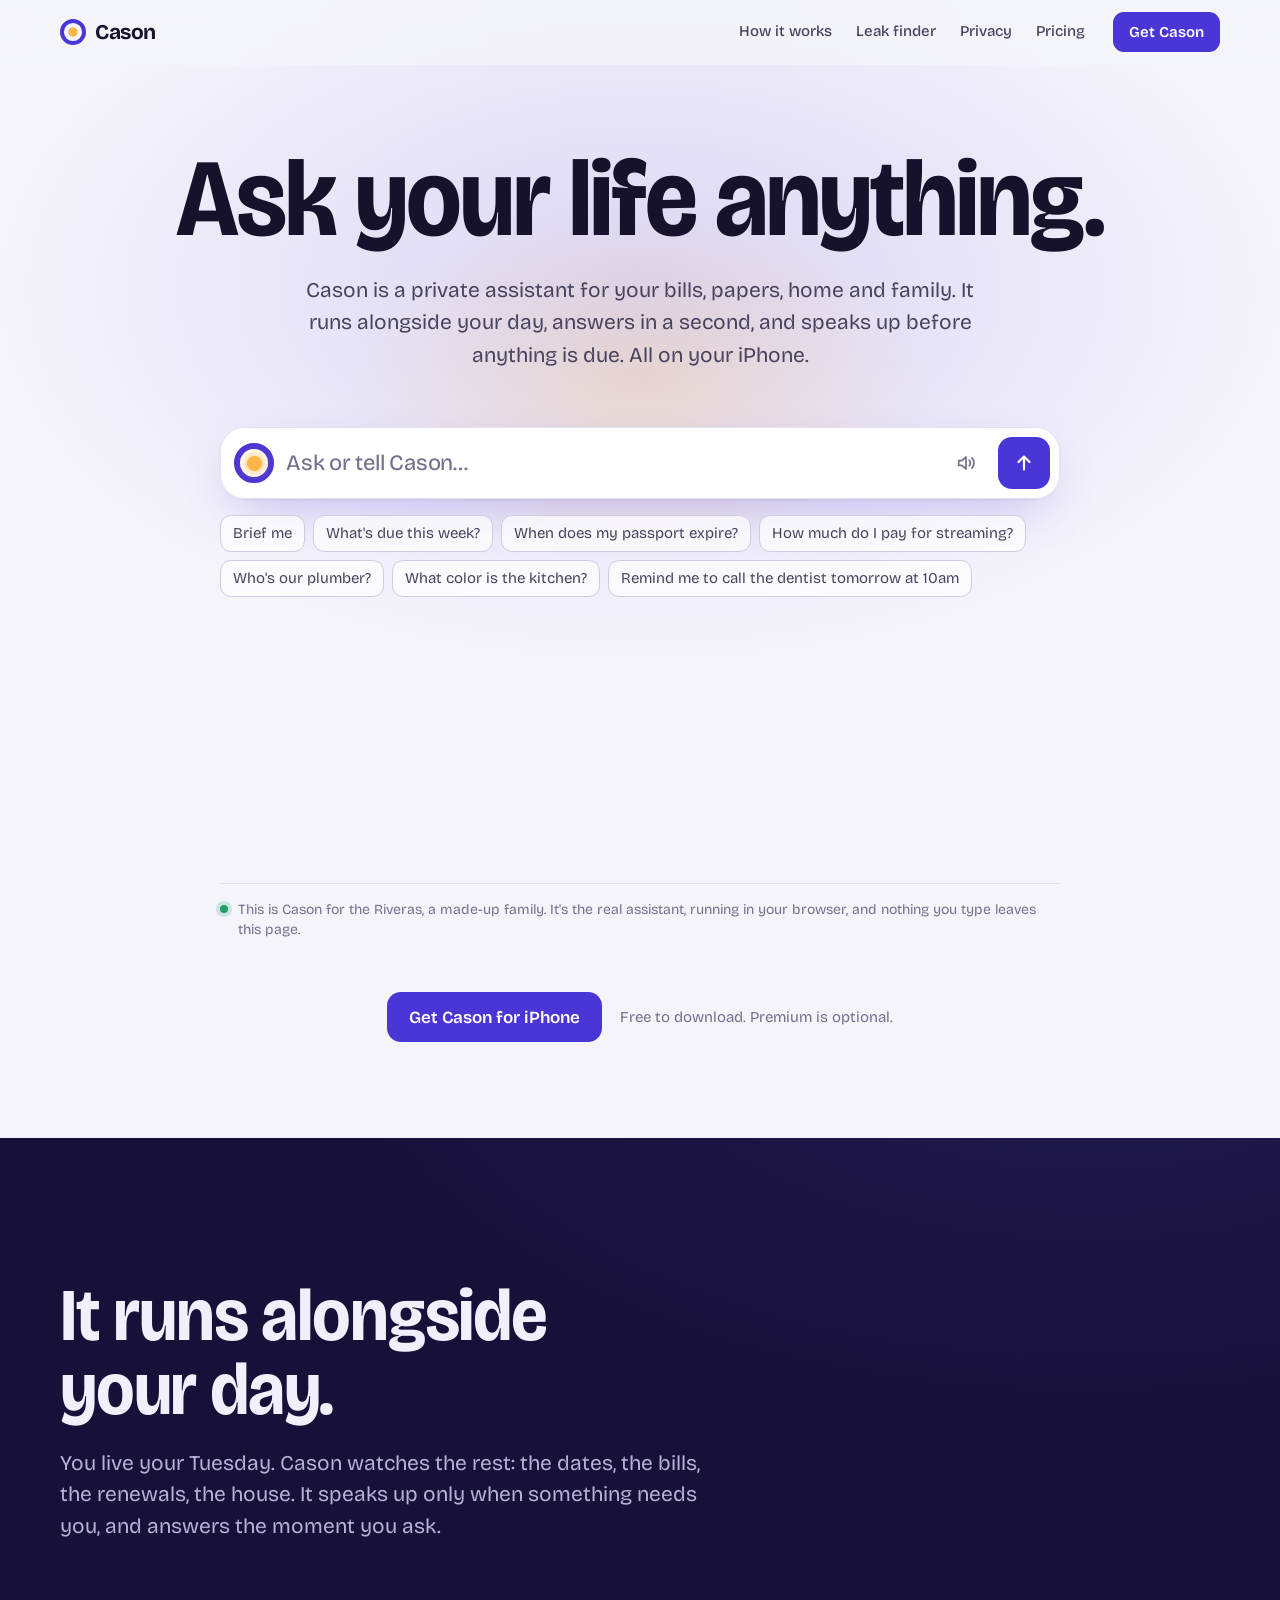
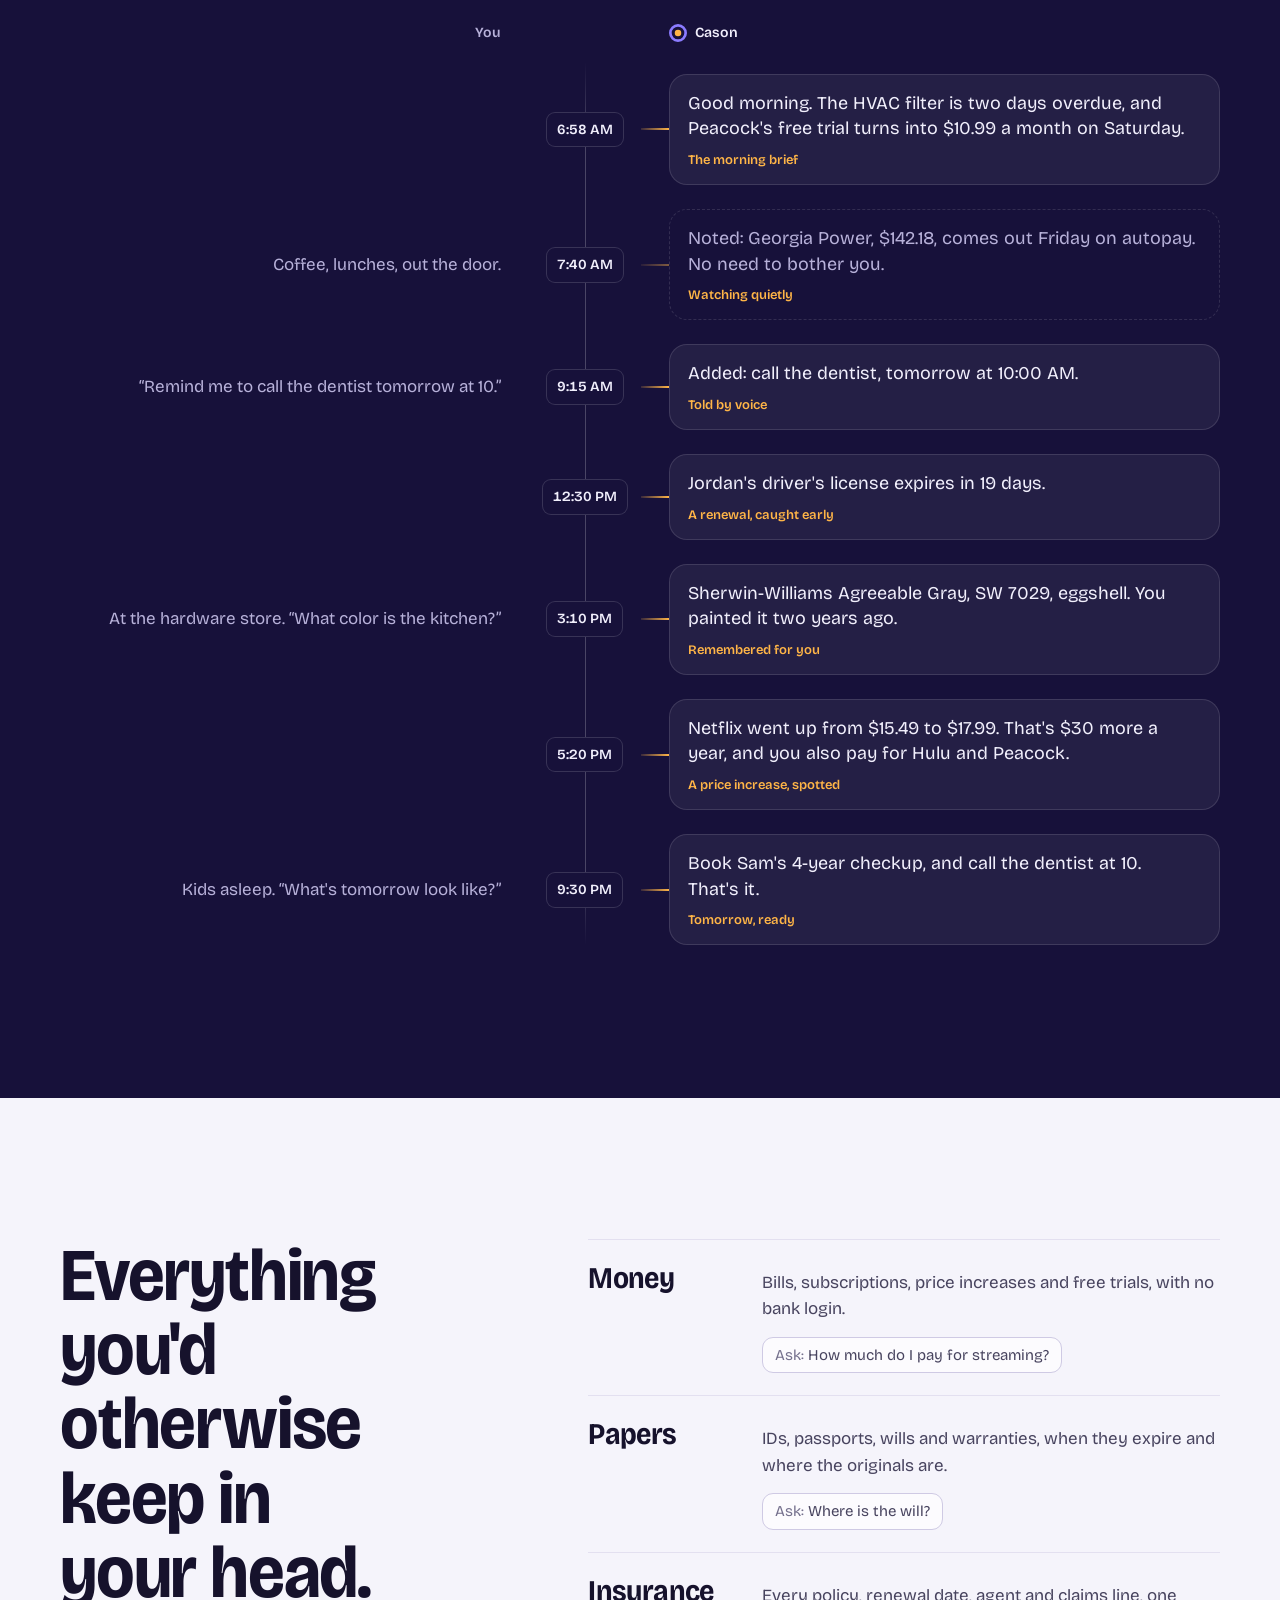
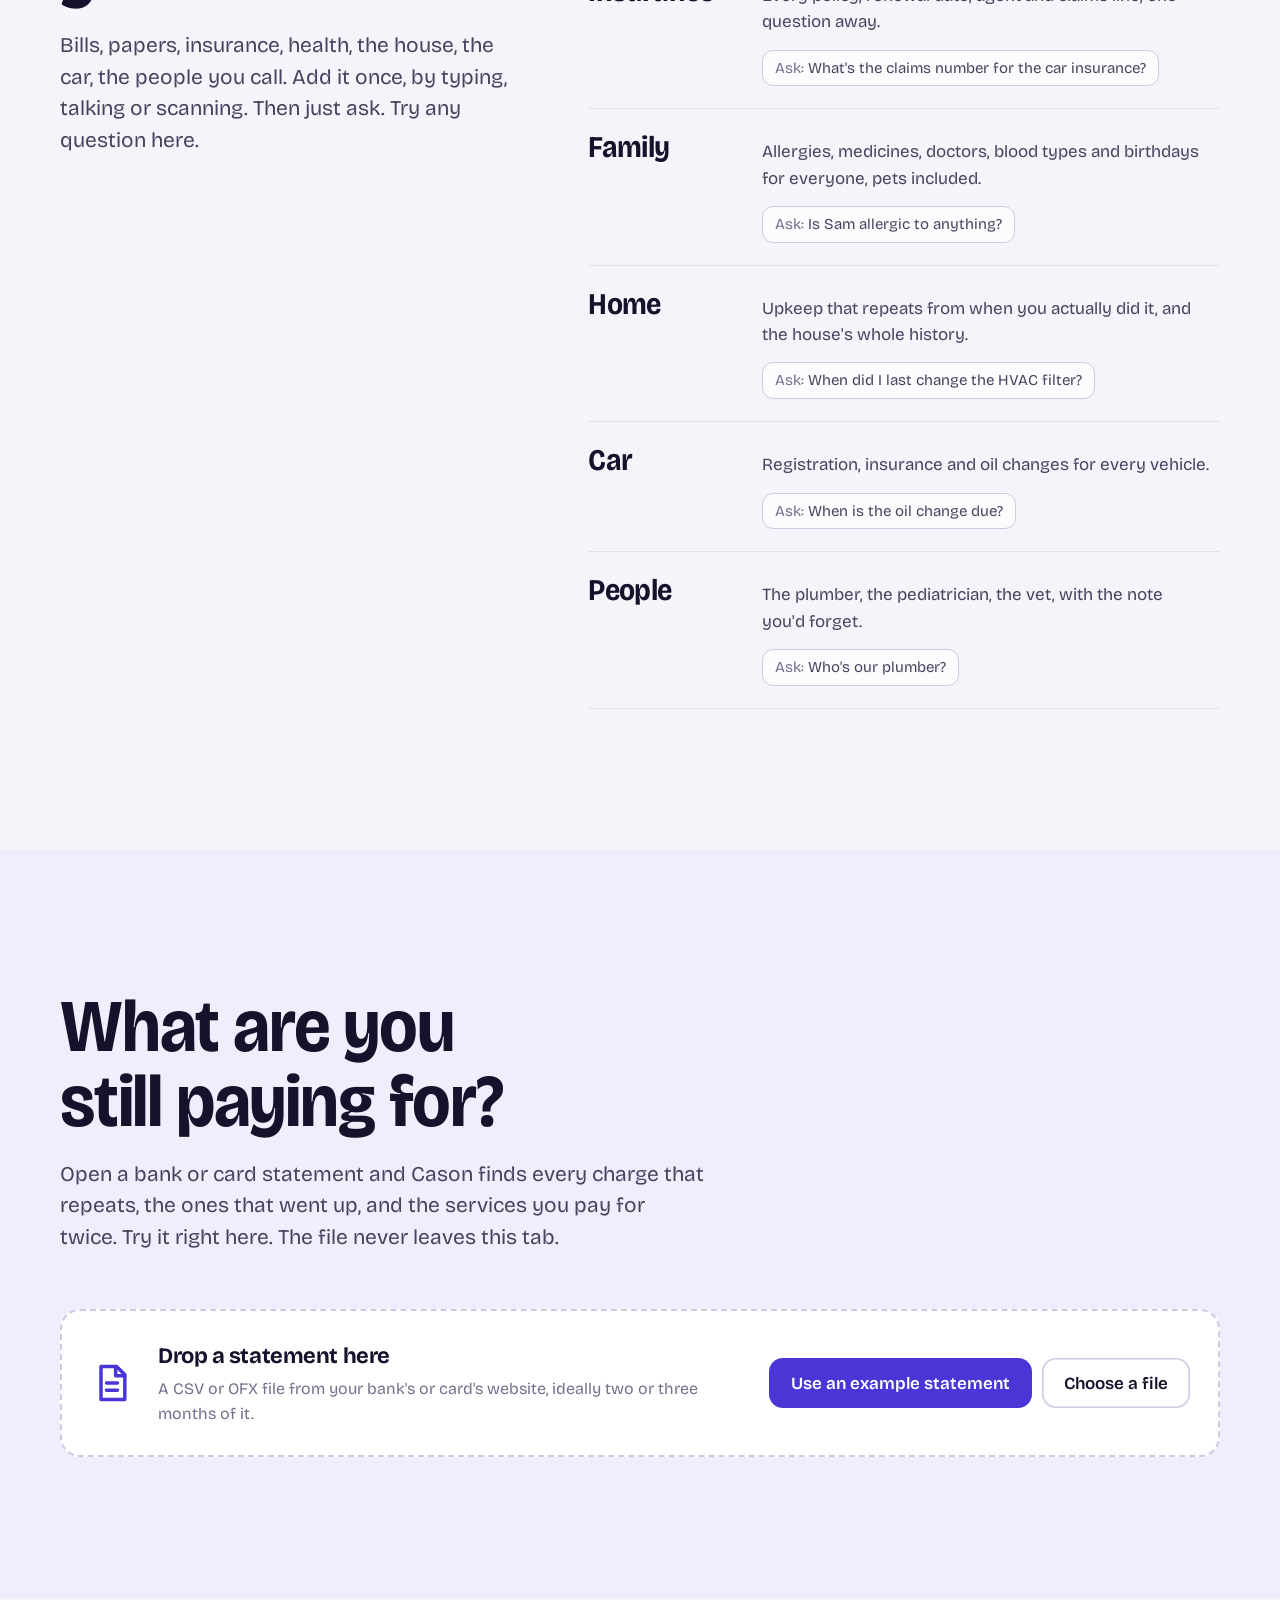
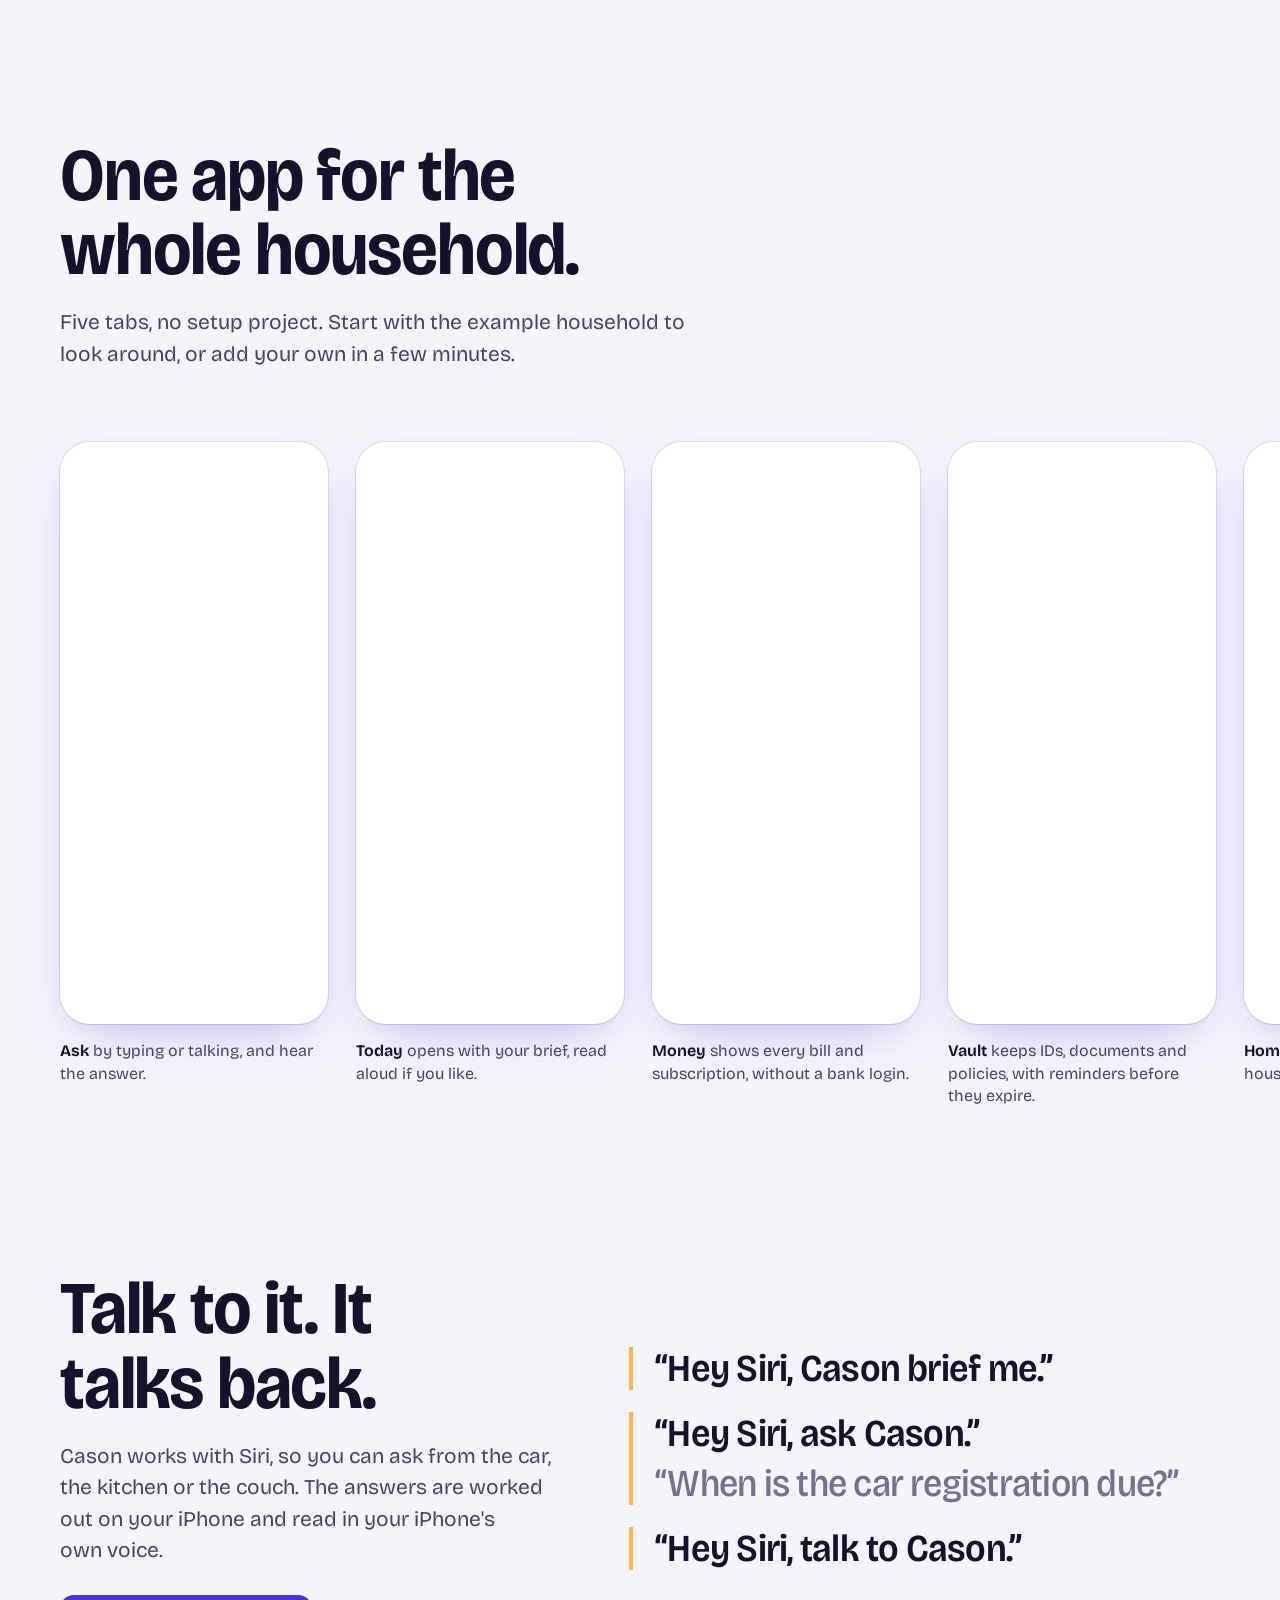
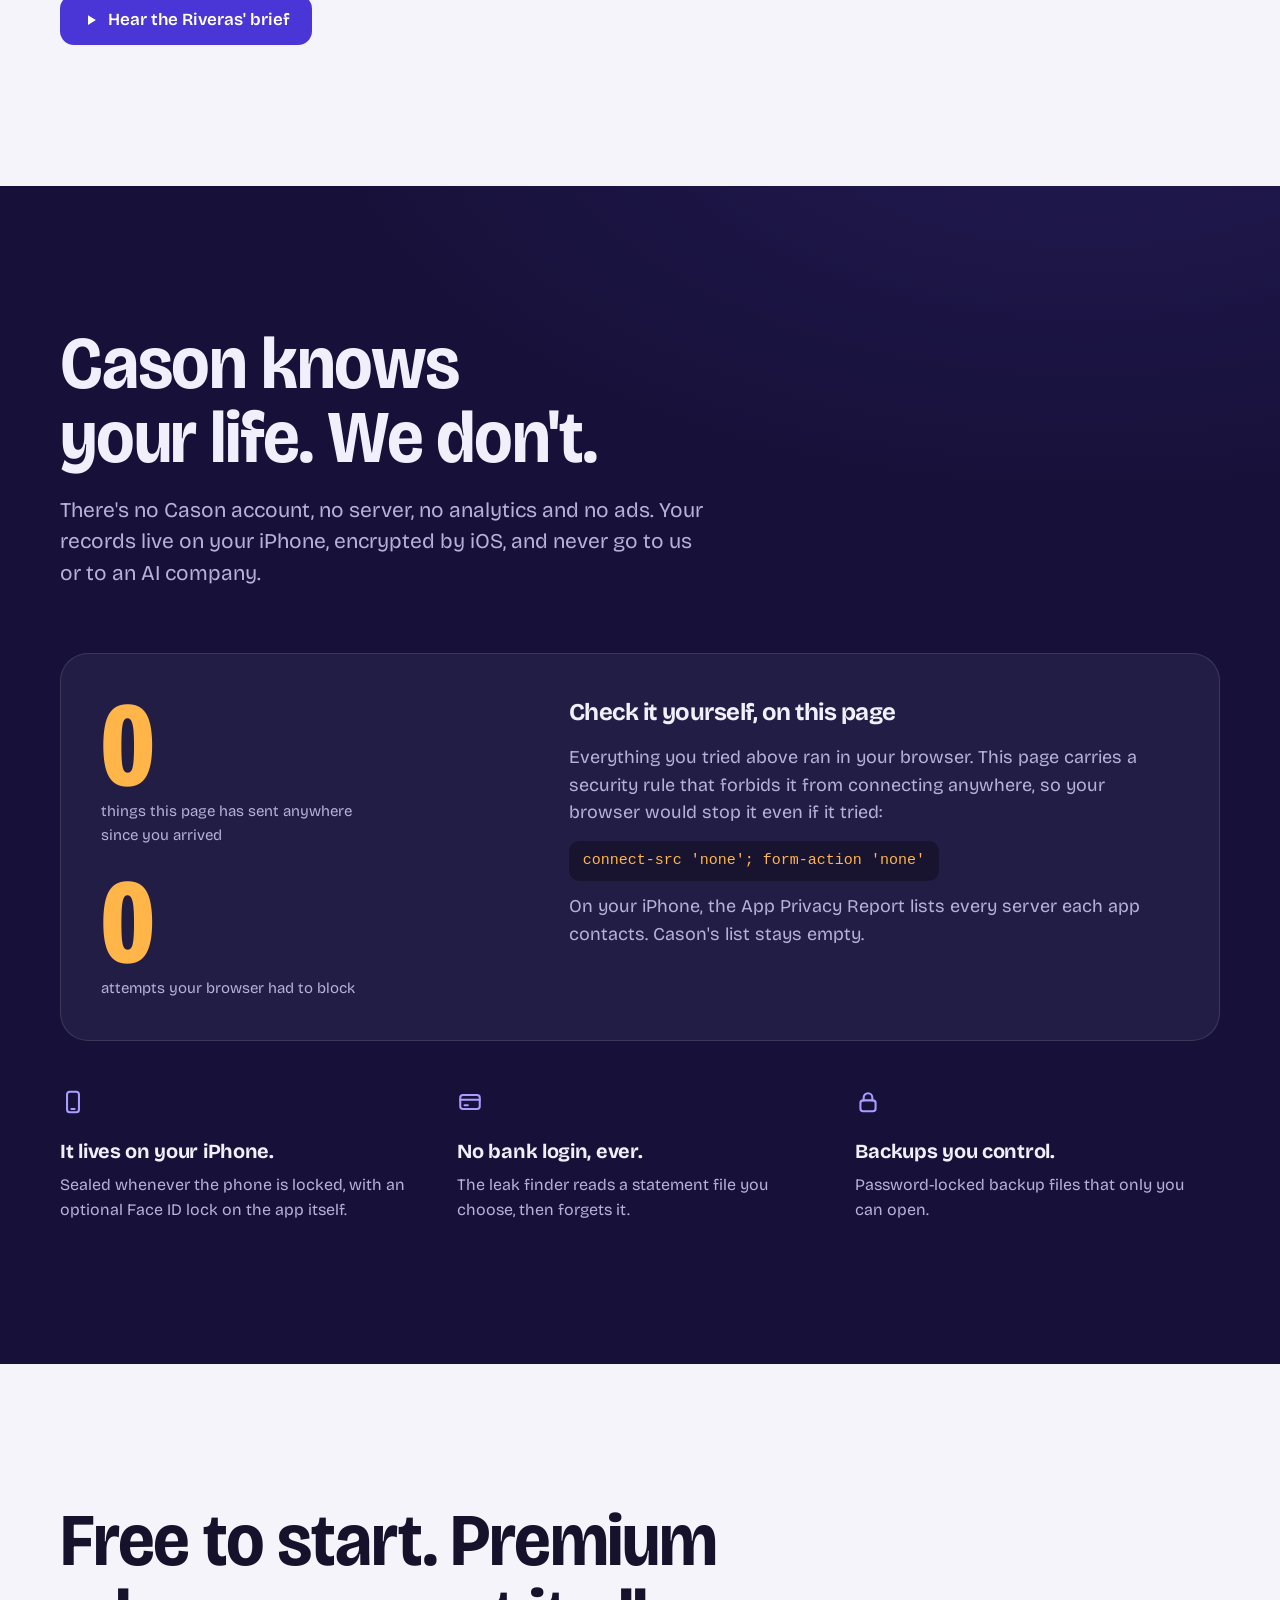
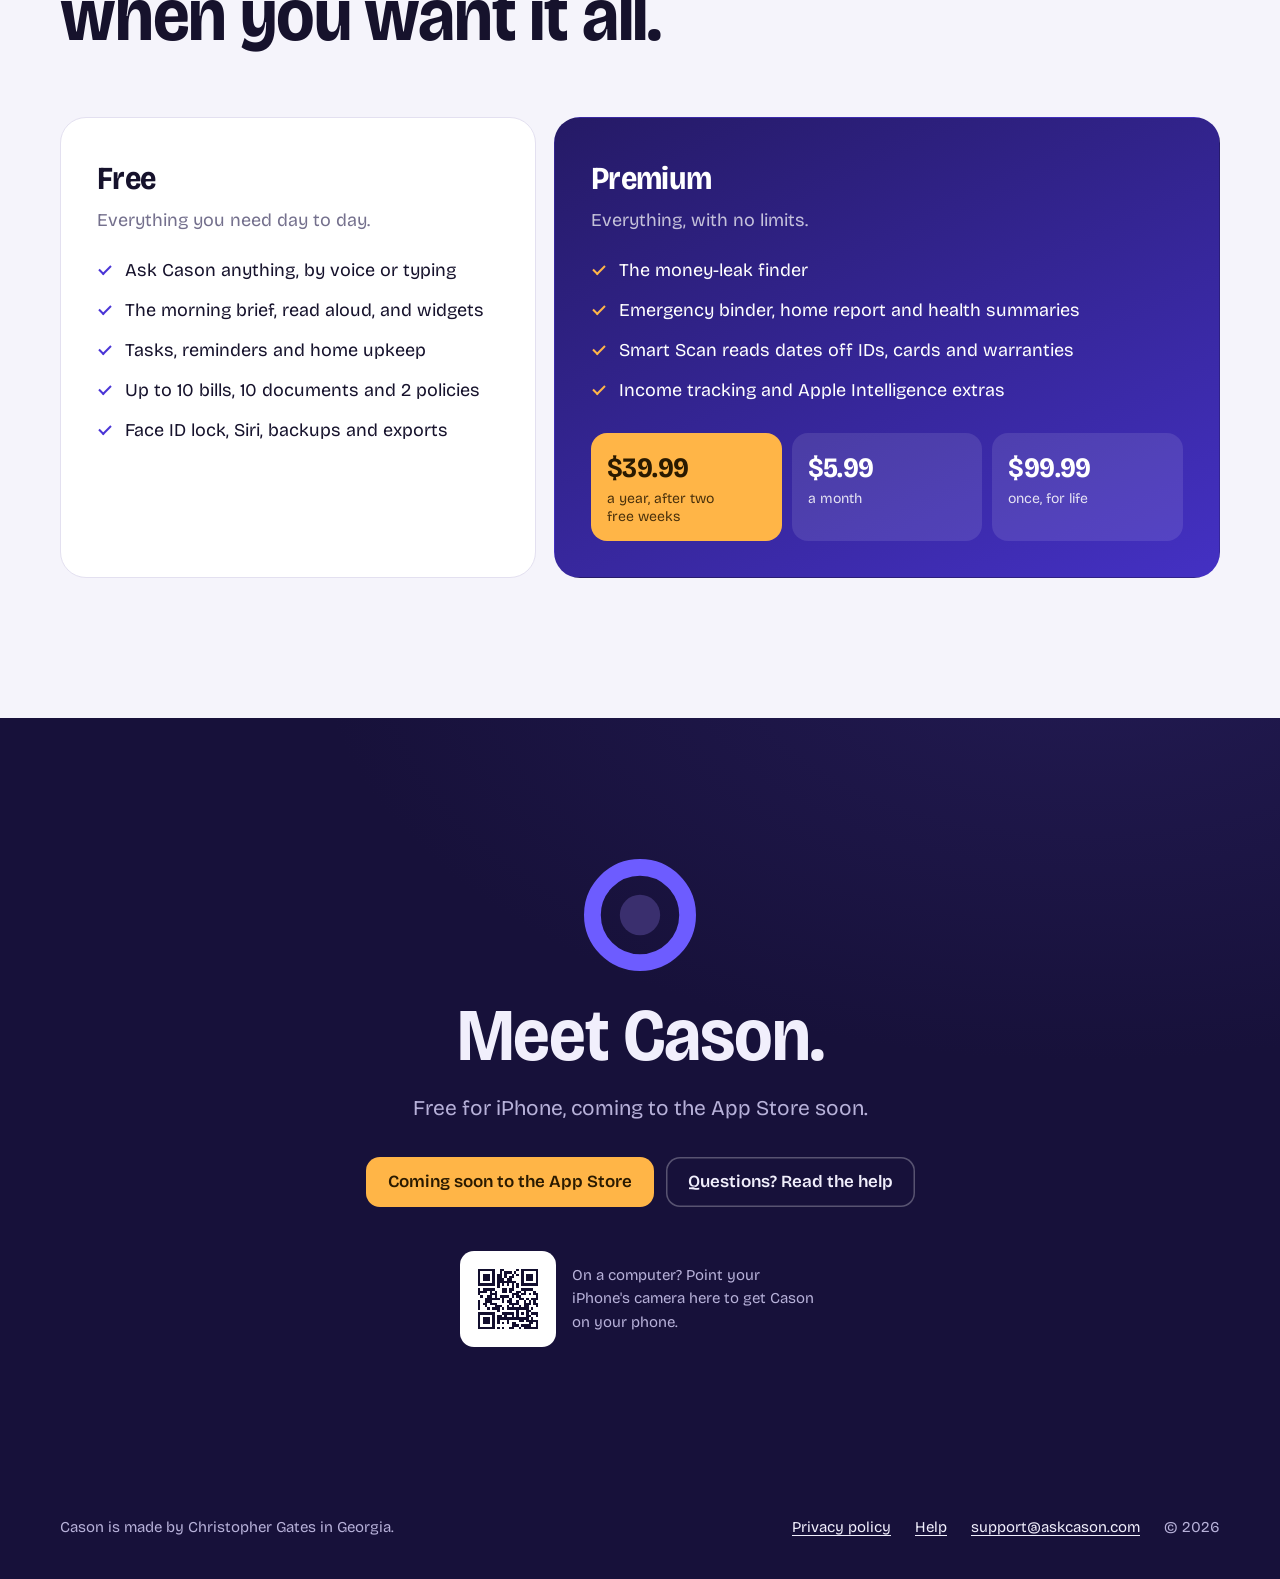
<file: index.html>
<!doctype html>
<html lang="en">
<head>
<meta charset="utf-8">
<meta name="viewport" content="width=device-width, initial-scale=1, viewport-fit=cover">
<meta http-equiv="Content-Security-Policy" content="default-src 'self'; script-src 'self'; style-src 'self'; img-src 'self' data: blob:; font-src 'self'; connect-src 'none'; form-action 'none'; base-uri 'none'; object-src 'none'; frame-src 'none'; worker-src 'none'; manifest-src 'self'">
<meta name="referrer" content="no-referrer">
<title>Cason: ask your life anything</title>
<meta name="description" content="Cason is a private assistant for your bills, papers, home and family. It runs alongside your day, answers in a second and speaks up before things are due. It all stays on your iPhone. Try it on this page.">
<meta name="theme-color" content="#f5f4fb" media="(prefers-color-scheme: light)">
<meta name="theme-color" content="#0f0d1c" media="(prefers-color-scheme: dark)">
<link rel="icon" href="favicon.svg" type="image/svg+xml">
<link rel="icon" href="favicon-64.png" sizes="64x64" type="image/png">
<link rel="apple-touch-icon" href="apple-touch-icon.png">
<link rel="preload" href="assets/fonts/bricolage.woff" as="font" type="font/woff" crossorigin>
<link rel="stylesheet" href="assets/site.css">
<meta property="og:type" content="website">
<meta property="og:site_name" content="Cason">
<meta property="og:title" content="Cason: ask your life anything">
<meta property="og:description" content="A private assistant for your bills, papers, home and family, on your iPhone. No account, no servers.">
<meta property="og:image" content="https://askcason.com/assets/img/og.png">
<meta name="twitter:card" content="summary_large_image">
<script type="module" src="assets/site.js"></script>
</head>
<body class="home">
<a class="skip" href="#main">Skip to content</a>

<svg width="0" height="0" class="visually-hidden" aria-hidden="true">
  <symbol id="mark" viewBox="0 0 100 100"><circle cx="50" cy="50" r="42.5" fill="none" stroke="currentColor" stroke-width="15"/><circle cx="50" cy="50" r="18" fill="#FFB547"/></symbol>
  <symbol id="i-card" viewBox="0 0 24 24"><g fill="none" stroke="currentColor" stroke-width="1.9" stroke-linecap="round" stroke-linejoin="round"><rect x="3" y="5.5" width="18" height="13" rx="2.5"/><path d="M3 10h18M7 15h3"/></g></symbol>
  <symbol id="i-repeat" viewBox="0 0 24 24"><g fill="none" stroke="currentColor" stroke-width="1.9" stroke-linecap="round" stroke-linejoin="round"><path d="M4 11.5a7.5 7.5 0 0 1 13.2-4.9L19.5 9M19.5 4.5V9H15M20 12.5a7.5 7.5 0 0 1-13.2 4.9L4.5 15M4.5 19.5V15H9"/></g></symbol>
  <symbol id="i-check" viewBox="0 0 24 24"><g fill="none" stroke="currentColor" stroke-width="1.9" stroke-linecap="round" stroke-linejoin="round"><circle cx="12" cy="12" r="9"/><path d="M8 12.4l2.7 2.7L16.2 9.6"/></g></symbol>
  <symbol id="i-doc" viewBox="0 0 24 24"><g fill="none" stroke="currentColor" stroke-width="1.9" stroke-linecap="round" stroke-linejoin="round"><path d="M6 3h8.5L19 7.5V21H6z"/><path d="M14 3v5h5M9 13h6M9 17h4"/></g></symbol>
  <symbol id="i-cal" viewBox="0 0 24 24"><g fill="none" stroke="currentColor" stroke-width="1.9" stroke-linecap="round" stroke-linejoin="round"><rect x="3.5" y="5" width="17" height="15.5" rx="2.5"/><path d="M3.5 10h17M8 3v4M16 3v4"/></g></symbol>
  <symbol id="i-home" viewBox="0 0 24 24"><g fill="none" stroke="currentColor" stroke-width="1.9" stroke-linecap="round" stroke-linejoin="round"><path d="M4 11l8-6.5 8 6.5v9a1 1 0 0 1-1 1h-4.5v-6h-5v6H5a1 1 0 0 1-1-1z"/></g></symbol>
  <symbol id="i-hourglass" viewBox="0 0 24 24"><g fill="none" stroke="currentColor" stroke-width="1.9" stroke-linecap="round" stroke-linejoin="round"><path d="M7 3h10M7 21h10M8 3c0 4.5 8 5 8 9s-8 4.5-8 9M16 3c0 4.5-8 5-8 9s8 4.5 8 9"/></g></symbol>
  <symbol id="i-file" viewBox="0 0 24 24"><g fill="none" stroke="currentColor" stroke-width="1.9" stroke-linecap="round" stroke-linejoin="round"><path d="M6 3h8.5L19 7.5V21H6z"/><path d="M14 3v5h5M9 12h6M9 16h6"/></g></symbol>
  <symbol id="i-lock" viewBox="0 0 24 24"><g fill="none" stroke="currentColor" stroke-width="1.9" stroke-linecap="round" stroke-linejoin="round"><rect x="5" y="10.5" width="14" height="10" rx="2.5"/><path d="M8 10.5V8a4 4 0 0 1 8 0v2.5"/></g></symbol>
  <symbol id="i-phone" viewBox="0 0 24 24"><g fill="none" stroke="currentColor" stroke-width="1.9" stroke-linecap="round" stroke-linejoin="round"><rect x="6.5" y="2.5" width="11" height="19" rx="2.6"/><path d="M10.5 18.5h3"/></g></symbol>
  <symbol id="i-up" viewBox="0 0 24 24"><g fill="none" stroke="currentColor" stroke-width="1.9" stroke-linecap="round" stroke-linejoin="round"><path d="M3 17l6-6 4 4 8-8M15 7h6v6"/></g></symbol>
  <symbol id="i-speaker" viewBox="0 0 24 24"><g fill="none" stroke="currentColor" stroke-width="1.9" stroke-linecap="round" stroke-linejoin="round"><path d="M4 9.5h3.5L12 5.5v13l-4.5-4H4z"/><path d="M15.5 9a4.5 4.5 0 0 1 0 6M18.5 6.5a8 8 0 0 1 0 11"/></g></symbol>
  <symbol id="i-send" viewBox="0 0 24 24"><g fill="none" stroke="currentColor" stroke-width="2.4" stroke-linecap="round" stroke-linejoin="round"><path d="M12 19V5M6 11l6-6 6 6"/></g></symbol>
  <symbol id="i-layers" viewBox="0 0 24 24"><g fill="none" stroke="currentColor" stroke-width="1.9" stroke-linecap="round" stroke-linejoin="round"><path d="M12 3.5l9 5-9 5-9-5zM3 13l9 5 9-5"/></g></symbol>
  <symbol id="i-play" viewBox="0 0 24 24"><path d="M8 5.5v13l10.5-6.5z" fill="currentColor"/></symbol>
  <symbol id="i-stop" viewBox="0 0 24 24"><rect x="7" y="7" width="10" height="10" rx="1.5" fill="currentColor"/></symbol>
</svg>

<header class="top">
  <a class="brand" href="./" aria-label="Cason, home page"><svg class="brand-mark" aria-hidden="true"><use href="#mark"/></svg>Cason</a>
  <nav aria-label="On this page">
    <a href="#day">How it works</a>
    <a href="#leaks">Leak finder</a>
    <a href="#private">Privacy</a>
    <a href="#pricing">Pricing</a>
  </nav>
  <a class="pill small" href="#get" data-get>Get Cason</a>
</header>

<main id="main">

  <section class="hero" id="try" aria-labelledby="hero-title">
    <div class="hero-inner">
      <h1 id="hero-title">Ask your life anything.</h1>
      <p class="hero-lede">Cason is a private assistant for your bills, papers, home and family. It runs alongside your day, answers in a second, and speaks up before anything is due. All on your iPhone.</p>

      <div class="console" id="console">
        <form class="ask-bar" id="ask-form" autocomplete="off">
          <span class="orb" id="orb" aria-hidden="true"><i></i></span>
          <label class="visually-hidden" for="ask-input">Ask or tell Cason</label>
          <input id="ask-input" type="text" placeholder="Ask or tell Cason…" enterkeyhint="send" spellcheck="false">
          <button class="speaker" id="ask-speaker" type="button" aria-pressed="false" aria-label="Read answers aloud" title="Read answers aloud"><svg aria-hidden="true"><use href="#i-speaker"/></svg></button>
          <button class="send" id="ask-send" type="submit" aria-label="Ask"><svg aria-hidden="true"><use href="#i-send"/></svg></button>
        </form>

        <div class="suggest" id="examples" aria-label="Things to ask">
          <button type="button">Brief me</button>
          <button type="button">What's due this week?</button>
          <button type="button">When does my passport expire?</button>
          <button type="button">How much do I pay for streaming?</button>
          <button type="button">Who's our plumber?</button>
          <button type="button">What color is the kitchen?</button>
          <button type="button">Remind me to call the dentist tomorrow at 10am</button>
        </div>

        <div class="reply" id="reply" aria-live="polite">
          <p class="reply-q" id="reply-q"></p>
          <div class="reply-a" id="reply-a"></div>
        </div>

        <p class="console-note"><span class="dot" aria-hidden="true"></span>This is Cason for the Riveras, a made-up family. It's the real assistant, running in your browser, and nothing you type leaves this page.</p>
      </div>

      <div class="hero-cta">
        <a class="pill" href="#get" data-get>Get Cason for iPhone</a>
        <span class="note">Free to download. Premium is optional.</span>
      </div>
    </div>
  </section>

  <section class="band night alongside" id="day" aria-labelledby="day-title">
    <div class="wrap">
      <div class="head">
        <h2 id="day-title">It runs alongside your day.</h2>
        <p class="lede">You live your Tuesday. Cason watches the rest: the dates, the bills, the renewals, the house. It speaks up only when something needs you, and answers the moment you ask.</p>
      </div>

      <div class="lanes" role="list" aria-label="A Tuesday with Cason">
        <div class="lane-labels" aria-hidden="true"><span>You</span><span></span><span><svg class="brand-mark"><use href="#mark"/></svg>Cason</span></div>

        <div class="beat" role="listitem">
          <p class="you"></p>
          <time>6:58 AM</time>
          <div class="cason"><p>Good morning. The HVAC filter is two days overdue, and Peacock's free trial turns into $10.99 a month on Saturday.</p><span class="tag">The morning brief</span></div>
        </div>
        <div class="beat" role="listitem">
          <p class="you">Coffee, lunches, out the door.</p>
          <time>7:40 AM</time>
          <div class="cason quiet"><p>Noted: Georgia Power, $142.18, comes out Friday on autopay. No need to bother you.</p><span class="tag">Watching quietly</span></div>
        </div>
        <div class="beat" role="listitem">
          <p class="you">“Remind me to call the dentist tomorrow at 10.”</p>
          <time>9:15 AM</time>
          <div class="cason"><p>Added: call the dentist, tomorrow at 10:00 AM.</p><span class="tag">Told by voice</span></div>
        </div>
        <div class="beat" role="listitem">
          <p class="you"></p>
          <time>12:30 PM</time>
          <div class="cason"><p>Jordan's driver's license expires in 19 days.</p><span class="tag">A renewal, caught early</span></div>
        </div>
        <div class="beat" role="listitem">
          <p class="you">At the hardware store. “What color is the kitchen?”</p>
          <time>3:10 PM</time>
          <div class="cason"><p>Sherwin-Williams Agreeable Gray, SW 7029, eggshell. You painted it two years ago.</p><span class="tag">Remembered for you</span></div>
        </div>
        <div class="beat" role="listitem">
          <p class="you"></p>
          <time>5:20 PM</time>
          <div class="cason"><p>Netflix went up from $15.49 to $17.99. That's $30 more a year, and you also pay for Hulu and Peacock.</p><span class="tag">A price increase, spotted</span></div>
        </div>
        <div class="beat" role="listitem">
          <p class="you">Kids asleep. “What's tomorrow look like?”</p>
          <time>9:30 PM</time>
          <div class="cason"><p>Book Sam's 4-year checkup, and call the dentist at 10. That's it.</p><span class="tag">Tomorrow, ready</span></div>
        </div>
      </div>
    </div>
  </section>

  <section class="band everything" id="everything" aria-labelledby="every-title">
    <div class="wrap split">
      <div class="head sticky">
        <h2 id="every-title">Everything you'd otherwise keep in your head.</h2>
        <p class="lede">Bills, papers, insurance, health, the house, the car, the people you call. Add it once, by typing, talking or scanning. Then just ask. Try any question here.</p>
      </div>
      <ul class="topics" id="topics">
        <li class="topic">
          <div class="topic-row"><h3>Money</h3><p>Bills, subscriptions, price increases and free trials, with no bank login.</p><button type="button" class="ask-chip">How much do I pay for streaming?</button></div>
          <div class="topic-answer" hidden></div>
        </li>
        <li class="topic">
          <div class="topic-row"><h3>Papers</h3><p>IDs, passports, wills and warranties, when they expire and where the originals are.</p><button type="button" class="ask-chip">Where is the will?</button></div>
          <div class="topic-answer" hidden></div>
        </li>
        <li class="topic">
          <div class="topic-row"><h3>Insurance</h3><p>Every policy, renewal date, agent and claims line, one question away.</p><button type="button" class="ask-chip">What's the claims number for the car insurance?</button></div>
          <div class="topic-answer" hidden></div>
        </li>
        <li class="topic">
          <div class="topic-row"><h3>Family</h3><p>Allergies, medicines, doctors, blood types and birthdays for everyone, pets included.</p><button type="button" class="ask-chip">Is Sam allergic to anything?</button></div>
          <div class="topic-answer" hidden></div>
        </li>
        <li class="topic">
          <div class="topic-row"><h3>Home</h3><p>Upkeep that repeats from when you actually did it, and the house's whole history.</p><button type="button" class="ask-chip">When did I last change the HVAC filter?</button></div>
          <div class="topic-answer" hidden></div>
        </li>
        <li class="topic">
          <div class="topic-row"><h3>Car</h3><p>Registration, insurance and oil changes for every vehicle.</p><button type="button" class="ask-chip">When is the oil change due?</button></div>
          <div class="topic-answer" hidden></div>
        </li>
        <li class="topic">
          <div class="topic-row"><h3>People</h3><p>The plumber, the pediatrician, the vet, with the note you'd forget.</p><button type="button" class="ask-chip">Who's our plumber?</button></div>
          <div class="topic-answer" hidden></div>
        </li>
      </ul>
    </div>
  </section>

  <section class="band leaks" id="leaks" aria-labelledby="leaks-title">
    <div class="wrap">
      <div class="head">
        <h2 id="leaks-title">What are you still paying for?</h2>
        <p class="lede">Open a bank or card statement and Cason finds every charge that repeats, the ones that went up, and the services you pay for twice. Try it right here. The file never leaves this tab.</p>
      </div>

      <div class="scanner" id="scanner">
        <svg class="glyph" aria-hidden="true"><use href="#i-file"/></svg>
        <div>
          <h3>Drop a statement here</h3>
          <p>A CSV or OFX file from your bank's or card's website, ideally two or three months of it.</p>
        </div>
        <div class="buttons">
          <button class="pill" type="button" id="use-example">Use an example statement</button>
          <label class="pill ghost file-label">Choose a file<input type="file" id="statement" accept=".csv,.ofx,.qfx,.tsv,.txt,text/csv"></label>
        </div>
      </div>
      <p class="scan-error" id="scan-error" role="alert" hidden></p>

      <div class="report" id="report" hidden>
        <div class="report-top">
          <div class="total">
            <p class="total-count" id="total-count"></p>
            <p class="big" id="total-month"></p>
            <p class="total-detail" id="total-detail"></p>
          </div>
          <div class="insights" id="insights"></div>
        </div>
        <ul class="charges" id="charges"></ul>
        <p class="report-cta"><a class="pill" href="#get" data-get>Watch them every month in Cason</a><span>The app reminds you before each renewal and free trial.</span></p>
      </div>
    </div>
  </section>

  <section class="band app" id="app" aria-labelledby="app-title">
    <div class="wrap">
      <div class="head">
        <h2 id="app-title">One app for the whole household.</h2>
        <p class="lede">Five tabs, no setup project. Start with the example household to look around, or add your own in a few minutes.</p>
      </div>
    </div>
    <div class="screens" tabindex="0" aria-label="Screens from the Cason app">
      <figure><img src="assets/img/app-ask.webp" width="600" height="1304" loading="lazy" alt="Ask Cason: a question about a passport answered with the date and where the original is kept"><figcaption><b>Ask</b> by typing or talking, and hear the answer.</figcaption></figure>
      <figure><img src="assets/img/app-today.webp" width="600" height="1304" loading="lazy" alt="Today: a short brief about an overdue filter, a free trial and this week's bills"><figcaption><b>Today</b> opens with your brief, read aloud if you like.</figcaption></figure>
      <figure><img src="assets/img/app-money.webp" width="600" height="1304" loading="lazy" alt="Money: monthly totals and the bills coming due"><figcaption><b>Money</b> shows every bill and subscription, without a bank login.</figcaption></figure>
      <figure><img src="assets/img/app-vault.webp" width="600" height="1304" loading="lazy" alt="Vault: the emergency binder, IDs with expiration dates and insurance policies"><figcaption><b>Vault</b> keeps IDs, documents and policies, with reminders before they expire.</figcaption></figure>
      <figure><img src="assets/img/app-home.webp" width="600" height="1304" loading="lazy" alt="Home: the house, its history and the upkeep schedule"><figcaption><b>Home</b> tracks upkeep and the house's whole history.</figcaption></figure>
    </div>
  </section>

  <section class="band voice" id="voice" aria-labelledby="voice-title">
    <div class="wrap voice-grid">
      <div>
        <h2 id="voice-title">Talk to it. It talks back.</h2>
        <p class="lede">Cason works with Siri, so you can ask from the car, the kitchen or the couch. The answers are worked out on your iPhone and read in your iPhone's own voice.</p>
        <button class="pill listen" type="button" id="listen"><svg aria-hidden="true"><use href="#i-play"/></svg><span>Hear the Riveras' brief</span></button>
        <p class="listen-note" id="listen-note" hidden>Your browser doesn't have a built-in voice to read it with.</p>
      </div>
      <ul class="phrases">
        <li>“Hey Siri, Cason brief me.”</li>
        <li>“Hey Siri, ask Cason.” <span>“When is the car registration due?”</span></li>
        <li>“Hey Siri, talk to Cason.”</li>
      </ul>
    </div>
  </section>

  <section class="band night private" id="private" aria-labelledby="private-title">
    <div class="wrap">
      <div class="head">
        <h2 id="private-title">Cason knows your life. We don't.</h2>
        <p class="lede">There's no Cason account, no server, no analytics and no ads. Your records live on your iPhone, encrypted by iOS, and never go to us or to an AI company.</p>
      </div>
      <div class="proof" id="how">
        <div class="proof-numbers" aria-live="polite">
          <p><b id="count-requests">0</b><span>things this page has sent anywhere since you arrived</span></p>
          <p><b id="count-blocked">0</b><span>attempts your browser had to block</span></p>
        </div>
        <div class="proof-copy">
          <h3>Check it yourself, on this page</h3>
          <p>Everything you tried above ran in your browser. This page carries a security rule that forbids it from connecting anywhere, so your browser would stop it even if it tried:</p>
          <code>connect-src 'none'; form-action 'none'</code>
          <p>On your iPhone, the App Privacy Report lists every server each app contacts. Cason's list stays empty.</p>
        </div>
      </div>
      <ul class="facts">
        <li><svg aria-hidden="true"><use href="#i-phone"/></svg><h3>It lives on your iPhone.</h3><p>Sealed whenever the phone is locked, with an optional Face ID lock on the app itself.</p></li>
        <li><svg aria-hidden="true"><use href="#i-card"/></svg><h3>No bank login, ever.</h3><p>The leak finder reads a statement file you choose, then forgets it.</p></li>
        <li><svg aria-hidden="true"><use href="#i-lock"/></svg><h3>Backups you control.</h3><p>Password-locked backup files that only you can open.</p></li>
      </ul>
    </div>
  </section>

  <section class="band pricing" id="pricing" aria-labelledby="pricing-title">
    <div class="wrap">
      <div class="head">
        <h2 id="pricing-title">Free to start. Premium when you want it all.</h2>
      </div>
      <div class="plans">
        <div class="plan">
          <h3>Free</h3>
          <p class="plan-note">Everything you need day to day.</p>
          <ul>
            <li>Ask Cason anything, by voice or typing</li>
            <li>The morning brief, read aloud, and widgets</li>
            <li>Tasks, reminders and home upkeep</li>
            <li>Up to 10 bills, 10 documents and 2 policies</li>
            <li>Face ID lock, Siri, backups and exports</li>
          </ul>
        </div>
        <div class="plan premium">
          <h3>Premium</h3>
          <p class="plan-note">Everything, with no limits.</p>
          <ul>
            <li>The money-leak finder</li>
            <li>Emergency binder, home report and health summaries</li>
            <li>Smart Scan reads dates off IDs, cards and warranties</li>
            <li>Income tracking and Apple Intelligence extras</li>
          </ul>
          <div class="prices">
            <p class="best"><b>$39.99</b><span>a year, after two free weeks</span></p>
            <p><b>$5.99</b><span>a month</span></p>
            <p><b>$99.99</b><span>once, for life</span></p>
          </div>
        </div>
      </div>
    </div>
  </section>

  <section class="band night final" id="get" aria-labelledby="get-title">
    <div class="wrap">
      <svg class="final-mark" viewBox="0 0 100 100" aria-hidden="true"><circle cx="50" cy="50" r="42.5" fill="none" stroke="currentColor" stroke-width="15"/><circle class="core" cx="50" cy="50" r="18"/></svg>
      <h2 id="get-title">Meet Cason.</h2>
      <p class="lede" id="get-lede">Free for iPhone, coming to the App Store soon.</p>
      <div class="actions">
        <span class="pill lamp" id="store-button" data-store>Coming soon to the App Store</span>
        <a class="pill ghost" href="support.html">Questions? Read the help</a>
      </div>
      <div class="qr"><img src="assets/img/qr-get.svg" width="96" height="96" alt="QR code that opens askcason.com/get"><p>On a computer? Point your iPhone's camera here to get Cason on your phone.</p></div>
    </div>
  </section>
</main>

<footer class="foot">
  <div class="wrap">
    <span class="made">Cason is made by Christopher Gates in Georgia.</span>
    <a href="privacy.html">Privacy policy</a>
    <a href="support.html">Help</a>
    <a href="mailto:support@askcason.com">support@askcason.com</a>
    <span>© 2026</span>
  </div>
</footer>
</body>
</html>
</file>
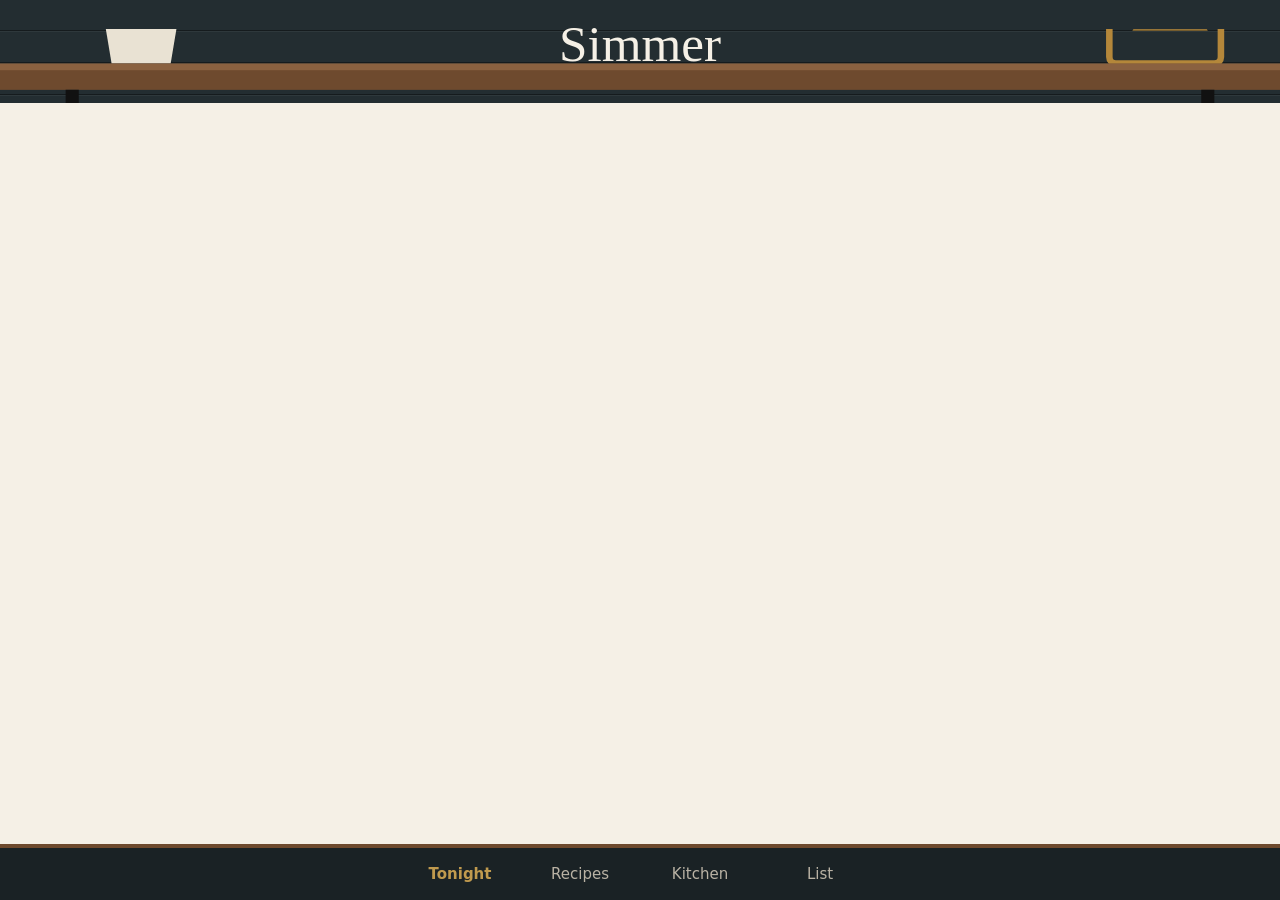
<file: kitchen/index.html>
<!DOCTYPE html>
<html lang="en">
<head>
<meta charset="utf-8">
<meta name="viewport" content="width=device-width, initial-scale=1, viewport-fit=cover">
<meta http-equiv="Content-Security-Policy" content="default-src 'self'; img-src 'self' data: blob: https://*.workers.dev; connect-src 'self' https://*.workers.dev; base-uri 'none'; form-action 'none'">
<meta name="robots" content="noindex">
<meta name="theme-color" content="#232D31">
<meta name="apple-mobile-web-app-capable" content="yes">
<meta name="apple-mobile-web-app-title" content="Simmer">
<meta name="apple-mobile-web-app-status-bar-style" content="black-translucent">
<title>Simmer</title>
<link rel="manifest" href="manifest.webmanifest">
<link rel="apple-touch-icon" href="icon-180.png">
<link rel="icon" href="icon-180.png">
<link rel="stylesheet" href="app.css">
</head>
<body>
<header class="top">
  <div class="nook" aria-hidden="true">
    <svg viewBox="0 0 390 74" preserveAspectRatio="xMidYMax slice">
      <g fill="#44624A"><path d="M41 44C30 34 27 22 33 12C39 22 42 32 41 44Z"/><path d="M44 44C44 30 50 18 60 12C59 26 54 37 44 44Z"/><path d="M40 46C28 44 20 37 17 28C28 30 36 36 40 46Z"/><path d="M46 46C56 42 63 36 67 27C68 38 60 45 46 46Z" opacity=".85"/></g>
      <path d="M31 44H55L52 62H34Z" fill="#E9E2D3"/>
      <rect x="338" y="26" width="34" height="36" rx="2" fill="none" stroke="#B4873A" stroke-width="2"/><path d="M345 52L353 40L359 47L363 43L368 52Z" fill="#B4873A" opacity=".8"/>
      <rect x="0" y="62" width="390" height="8" fill="#6E4A2E"/><rect x="0" y="62" width="390" height="2" fill="#8A6140"/>
      <path d="M22 70V74M368 70V74" stroke="#111" stroke-width="4"/>
    </svg>
  </div>
  <h1 class="mark">Simmer</h1>
  <p class="sub" id="sub"></p>
</header>

<main id="view" tabindex="-1"></main>

<nav class="tabs" aria-label="Sections">
  <button data-tab="home" aria-current="page">Tonight</button>
  <button data-tab="recipes">Recipes</button>
  <button data-tab="kitchen">Kitchen</button>
  <button data-tab="list">List <span class="count" id="listCount" hidden></span></button>
</nav>

<div class="scrim" id="scrim" hidden></div>
<section class="sheet" id="sheet" role="dialog" aria-modal="true" aria-labelledby="sheetTitle" hidden></section>
<div class="toast" id="toast" role="status" aria-live="polite"></div>
<input type="file" id="photo" accept="image/*" multiple hidden>

<script type="module" src="boot.js"></script>
</body>
</html>
</file>
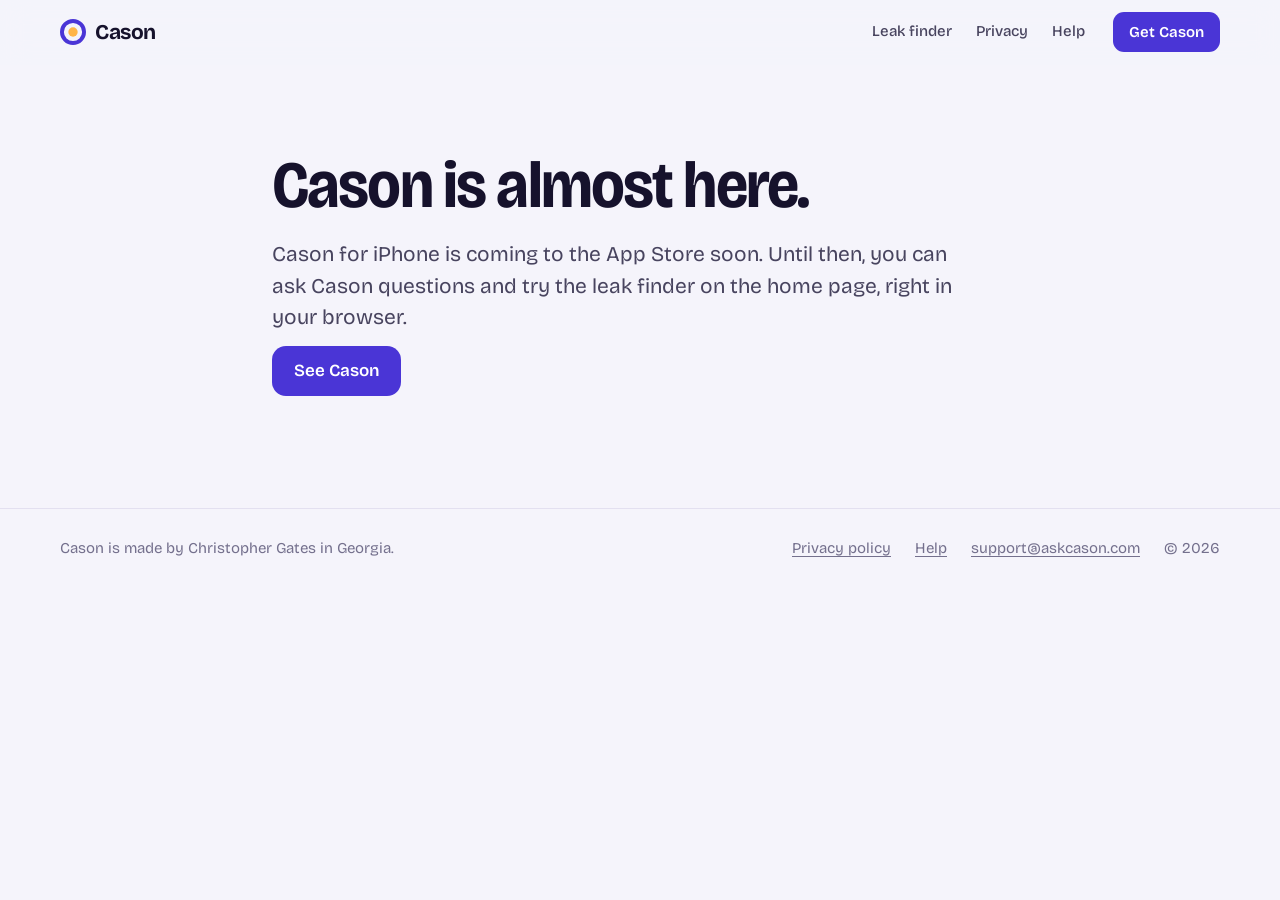
<file: get.html>
<!doctype html>
<html lang="en">
<head>
<meta charset="utf-8">
<meta name="viewport" content="width=device-width, initial-scale=1, viewport-fit=cover">
<meta http-equiv="Content-Security-Policy" content="default-src 'self'; script-src 'self'; style-src 'self'; img-src 'self' data:; font-src 'self'; connect-src 'none'; form-action 'none'; base-uri 'none'; object-src 'none'; frame-src 'none'; worker-src 'none'">
<meta name="referrer" content="no-referrer">
<title>Get Cason for iPhone</title>
<meta name="description" content="Get Cason for iPhone from the App Store.">
<meta name="theme-color" content="#f5f4fb" media="(prefers-color-scheme: light)">
<meta name="theme-color" content="#0f0d1c" media="(prefers-color-scheme: dark)">
<link rel="icon" href="favicon.svg" type="image/svg+xml">
<link rel="icon" href="favicon-64.png" sizes="64x64" type="image/png">
<link rel="apple-touch-icon" href="apple-touch-icon.png">
<link rel="preload" href="assets/fonts/bricolage.woff" as="font" type="font/woff" crossorigin>
<link rel="stylesheet" href="assets/site.css">
<script type="module" src="assets/get.js"></script>
</head>
<body>
<a class="skip" href="#main">Skip to content</a>
<svg width="0" height="0" class="visually-hidden" aria-hidden="true"><symbol id="mark" viewBox="0 0 100 100"><circle cx="50" cy="50" r="42.5" fill="none" stroke="currentColor" stroke-width="15"/><circle cx="50" cy="50" r="18" fill="#FFB547"/></symbol></svg>
<header class="top">
  <a class="brand" href="index.html" aria-label="Cason, home page"><svg class="brand-mark" aria-hidden="true"><use href="#mark"/></svg>Cason</a>
  <nav aria-label="Site">
    <a href="index.html#leaks">Leak finder</a>
    <a href="privacy.html">Privacy</a>
    <a href="support.html">Help</a>
  </nav>
  <a class="pill small" href="index.html#get">Get Cason</a>
</header>
<main id="main" class="page">
  <div class="wrap">
    <h1>Cason is almost here.</h1>
    <p class="lede" id="get-message">Cason for iPhone is coming to the App Store soon. Until then, you can ask Cason questions and try the leak finder on the home page, right in your browser.</p>
    <p class="hero-actions"><a class="pill" href="index.html">See Cason</a></p>
  </div>
</main>
<footer class="foot">
  <div class="wrap">
    <span class="made">Cason is made by Christopher Gates in Georgia.</span>
    <a href="privacy.html">Privacy policy</a>
    <a href="support.html">Help</a>
    <a href="mailto:support@askcason.com">support@askcason.com</a>
    <span>© 2026</span>
  </div>
</footer>
</body>
</html>
</file>
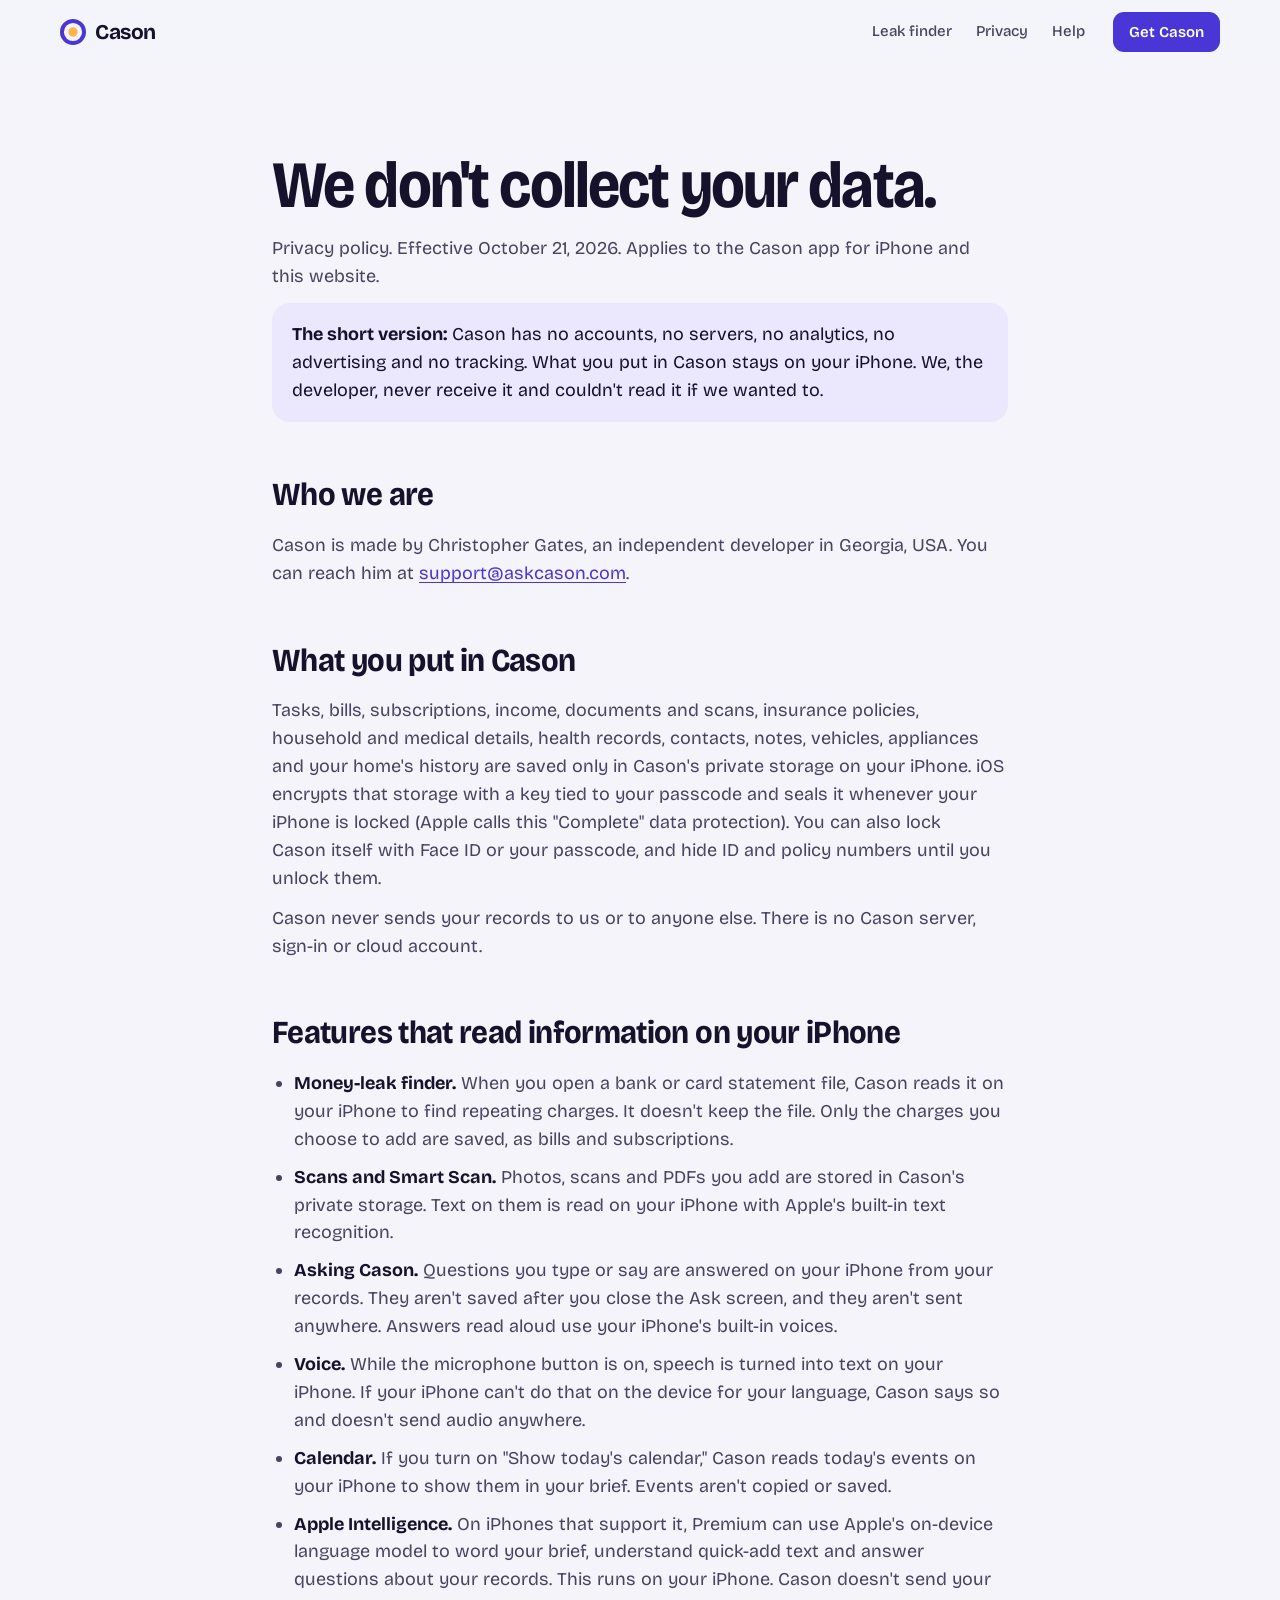
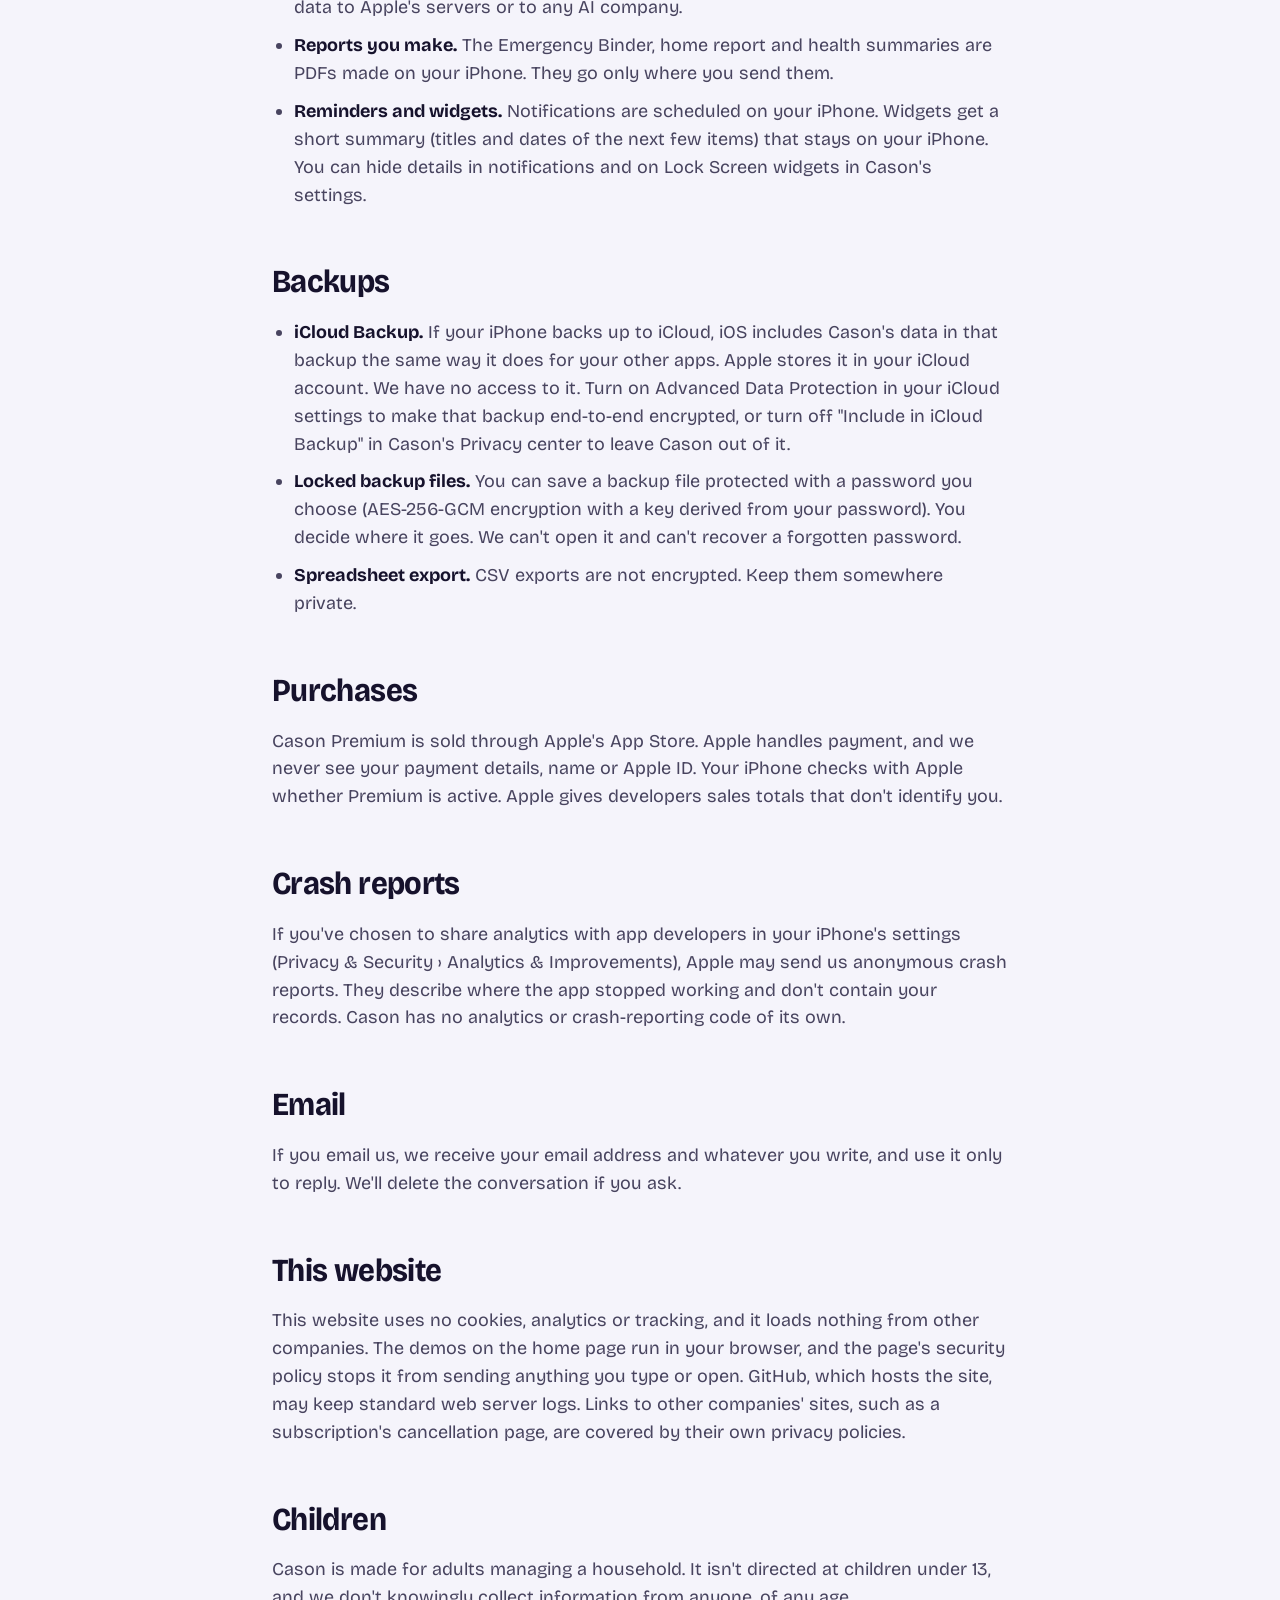
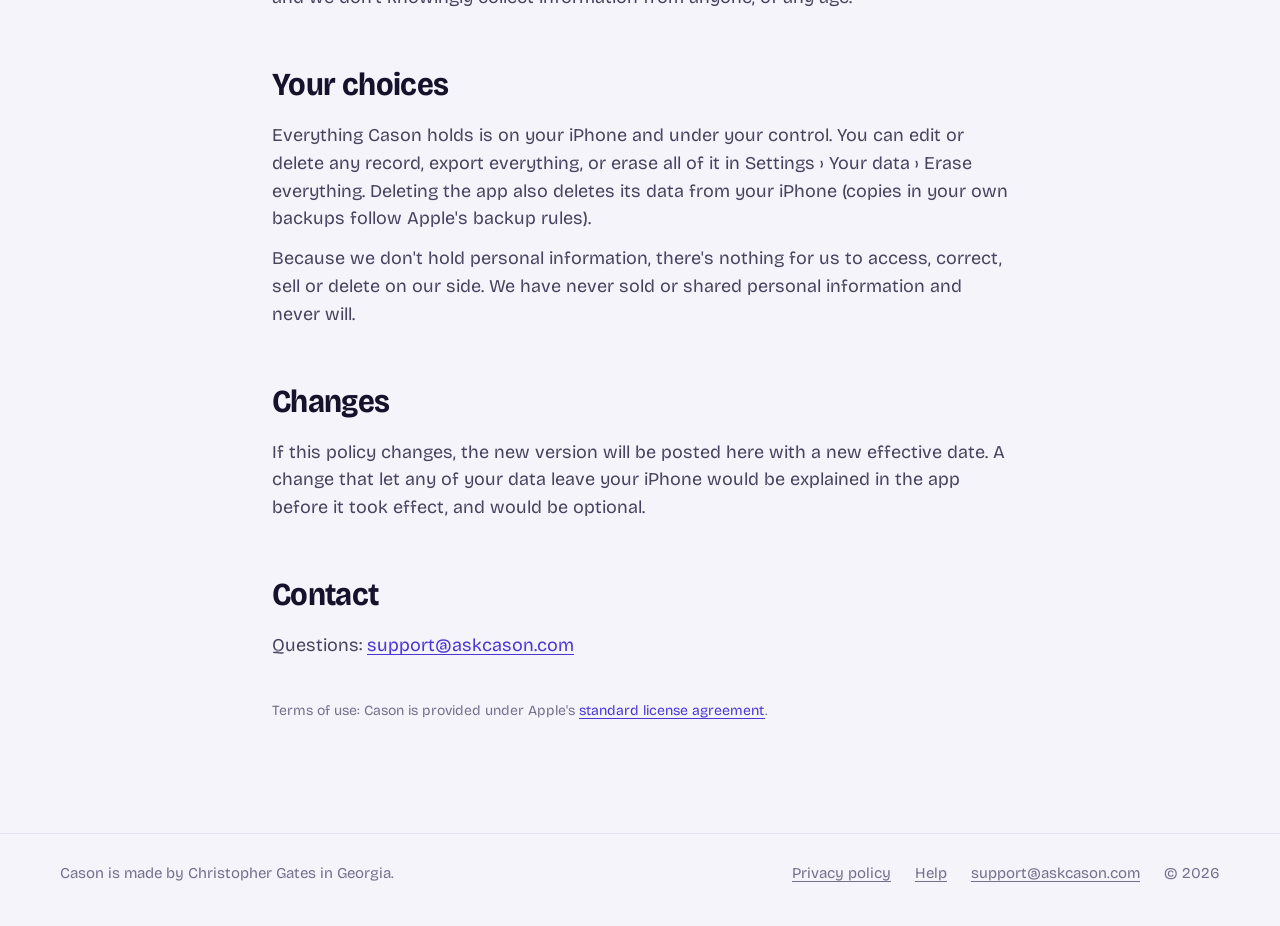
<file: privacy.html>
<!doctype html>
<html lang="en">
<head>
<meta charset="utf-8">
<meta name="viewport" content="width=device-width, initial-scale=1, viewport-fit=cover">
<meta http-equiv="Content-Security-Policy" content="default-src 'self'; script-src 'self'; style-src 'self'; img-src 'self' data:; font-src 'self'; connect-src 'none'; form-action 'none'; base-uri 'none'; object-src 'none'; frame-src 'none'; worker-src 'none'">
<meta name="referrer" content="no-referrer">
<title>Cason privacy policy</title>
<meta name="description" content="Cason has no accounts, no servers, no analytics and no tracking. What you put in it stays on your iPhone.">
<meta name="theme-color" content="#f5f4fb" media="(prefers-color-scheme: light)">
<meta name="theme-color" content="#0f0d1c" media="(prefers-color-scheme: dark)">
<link rel="icon" href="favicon.svg" type="image/svg+xml">
<link rel="icon" href="favicon-64.png" sizes="64x64" type="image/png">
<link rel="apple-touch-icon" href="apple-touch-icon.png">
<link rel="preload" href="assets/fonts/bricolage.woff" as="font" type="font/woff" crossorigin>
<link rel="stylesheet" href="assets/site.css">
</head>
<body>
<a class="skip" href="#main">Skip to content</a>
<svg width="0" height="0" class="visually-hidden" aria-hidden="true"><symbol id="mark" viewBox="0 0 100 100"><circle cx="50" cy="50" r="42.5" fill="none" stroke="currentColor" stroke-width="15"/><circle cx="50" cy="50" r="18" fill="#FFB547"/></symbol></svg>
<header class="top">
  <a class="brand" href="index.html" aria-label="Cason, home page"><svg class="brand-mark" aria-hidden="true"><use href="#mark"/></svg>Cason</a>
  <nav aria-label="Site">
    <a href="index.html#leaks">Leak finder</a>
    <a href="privacy.html">Privacy</a>
    <a href="support.html">Help</a>
  </nav>
  <a class="pill small" href="index.html#get">Get Cason</a>
</header>
<main id="main" class="page">
  <div class="wrap">
    <h1>We don't collect your data.</h1>
    <p class="muted">Privacy policy. Effective October 21, 2026. Applies to the Cason app for iPhone and this website.</p>
    <p class="short"><strong>The short version:</strong> Cason has no accounts, no servers, no analytics, no advertising and no tracking. What you put in Cason stays on your iPhone. We, the developer, never receive it and couldn't read it if we wanted to.</p>

    <h2>Who we are</h2>
    <p>Cason is made by Christopher Gates, an independent developer in Georgia, USA. You can reach him at <a href="mailto:support@askcason.com">support@askcason.com</a>.</p>

    <h2>What you put in Cason</h2>
    <p>Tasks, bills, subscriptions, income, documents and scans, insurance policies, household and medical details, health records, contacts, notes, vehicles, appliances and your home's history are saved only in Cason's private storage on your iPhone. iOS encrypts that storage with a key tied to your passcode and seals it whenever your iPhone is locked (Apple calls this "Complete" data protection). You can also lock Cason itself with Face ID or your passcode, and hide ID and policy numbers until you unlock them.</p>
    <p>Cason never sends your records to us or to anyone else. There is no Cason server, sign-in or cloud account.</p>

    <h2>Features that read information on your iPhone</h2>
    <ul>
      <li><strong>Money-leak finder.</strong> When you open a bank or card statement file, Cason reads it on your iPhone to find repeating charges. It doesn't keep the file. Only the charges you choose to add are saved, as bills and subscriptions.</li>
      <li><strong>Scans and Smart Scan.</strong> Photos, scans and PDFs you add are stored in Cason's private storage. Text on them is read on your iPhone with Apple's built-in text recognition.</li>
      <li><strong>Asking Cason.</strong> Questions you type or say are answered on your iPhone from your records. They aren't saved after you close the Ask screen, and they aren't sent anywhere. Answers read aloud use your iPhone's built-in voices.</li>
      <li><strong>Voice.</strong> While the microphone button is on, speech is turned into text on your iPhone. If your iPhone can't do that on the device for your language, Cason says so and doesn't send audio anywhere.</li>
      <li><strong>Calendar.</strong> If you turn on "Show today's calendar," Cason reads today's events on your iPhone to show them in your brief. Events aren't copied or saved.</li>
      <li><strong>Apple Intelligence.</strong> On iPhones that support it, Premium can use Apple's on-device language model to word your brief, understand quick-add text and answer questions about your records. This runs on your iPhone. Cason doesn't send your data to Apple's servers or to any AI company.</li>
      <li><strong>Reports you make.</strong> The Emergency Binder, home report and health summaries are PDFs made on your iPhone. They go only where you send them.</li>
      <li><strong>Reminders and widgets.</strong> Notifications are scheduled on your iPhone. Widgets get a short summary (titles and dates of the next few items) that stays on your iPhone. You can hide details in notifications and on Lock Screen widgets in Cason's settings.</li>
    </ul>

    <h2>Backups</h2>
    <ul>
      <li><strong>iCloud Backup.</strong> If your iPhone backs up to iCloud, iOS includes Cason's data in that backup the same way it does for your other apps. Apple stores it in your iCloud account. We have no access to it. Turn on Advanced Data Protection in your iCloud settings to make that backup end-to-end encrypted, or turn off "Include in iCloud Backup" in Cason's Privacy center to leave Cason out of it.</li>
      <li><strong>Locked backup files.</strong> You can save a backup file protected with a password you choose (AES-256-GCM encryption with a key derived from your password). You decide where it goes. We can't open it and can't recover a forgotten password.</li>
      <li><strong>Spreadsheet export.</strong> CSV exports are not encrypted. Keep them somewhere private.</li>
    </ul>

    <h2>Purchases</h2>
    <p>Cason Premium is sold through Apple's App Store. Apple handles payment, and we never see your payment details, name or Apple ID. Your iPhone checks with Apple whether Premium is active. Apple gives developers sales totals that don't identify you.</p>

    <h2>Crash reports</h2>
    <p>If you've chosen to share analytics with app developers in your iPhone's settings (Privacy &amp; Security › Analytics &amp; Improvements), Apple may send us anonymous crash reports. They describe where the app stopped working and don't contain your records. Cason has no analytics or crash-reporting code of its own.</p>

    <h2>Email</h2>
    <p>If you email us, we receive your email address and whatever you write, and use it only to reply. We'll delete the conversation if you ask.</p>

    <h2>This website</h2>
    <p>This website uses no cookies, analytics or tracking, and it loads nothing from other companies. The demos on the home page run in your browser, and the page's security policy stops it from sending anything you type or open. GitHub, which hosts the site, may keep standard web server logs. Links to other companies' sites, such as a subscription's cancellation page, are covered by their own privacy policies.</p>

    <h2>Children</h2>
    <p>Cason is made for adults managing a household. It isn't directed at children under 13, and we don't knowingly collect information from anyone, of any age.</p>

    <h2>Your choices</h2>
    <p>Everything Cason holds is on your iPhone and under your control. You can edit or delete any record, export everything, or erase all of it in Settings › Your data › Erase everything. Deleting the app also deletes its data from your iPhone (copies in your own backups follow Apple's backup rules).</p>
    <p>Because we don't hold personal information, there's nothing for us to access, correct, sell or delete on our side. We have never sold or shared personal information and never will.</p>

    <h2>Changes</h2>
    <p>If this policy changes, the new version will be posted here with a new effective date. A change that let any of your data leave your iPhone would be explained in the app before it took effect, and would be optional.</p>

    <h2>Contact</h2>
    <p>Questions: <a href="mailto:support@askcason.com">support@askcason.com</a></p>
    <p class="foot-note">Terms of use: Cason is provided under Apple's <a href="https://www.apple.com/legal/internet-services/itunes/dev/stdeula/" rel="noopener noreferrer">standard license agreement</a>.</p>
  </div>
</main>
<footer class="foot">
  <div class="wrap">
    <span class="made">Cason is made by Christopher Gates in Georgia.</span>
    <a href="privacy.html">Privacy policy</a>
    <a href="support.html">Help</a>
    <a href="mailto:support@askcason.com">support@askcason.com</a>
    <span>© 2026</span>
  </div>
</footer>
</body>
</html>
</file>
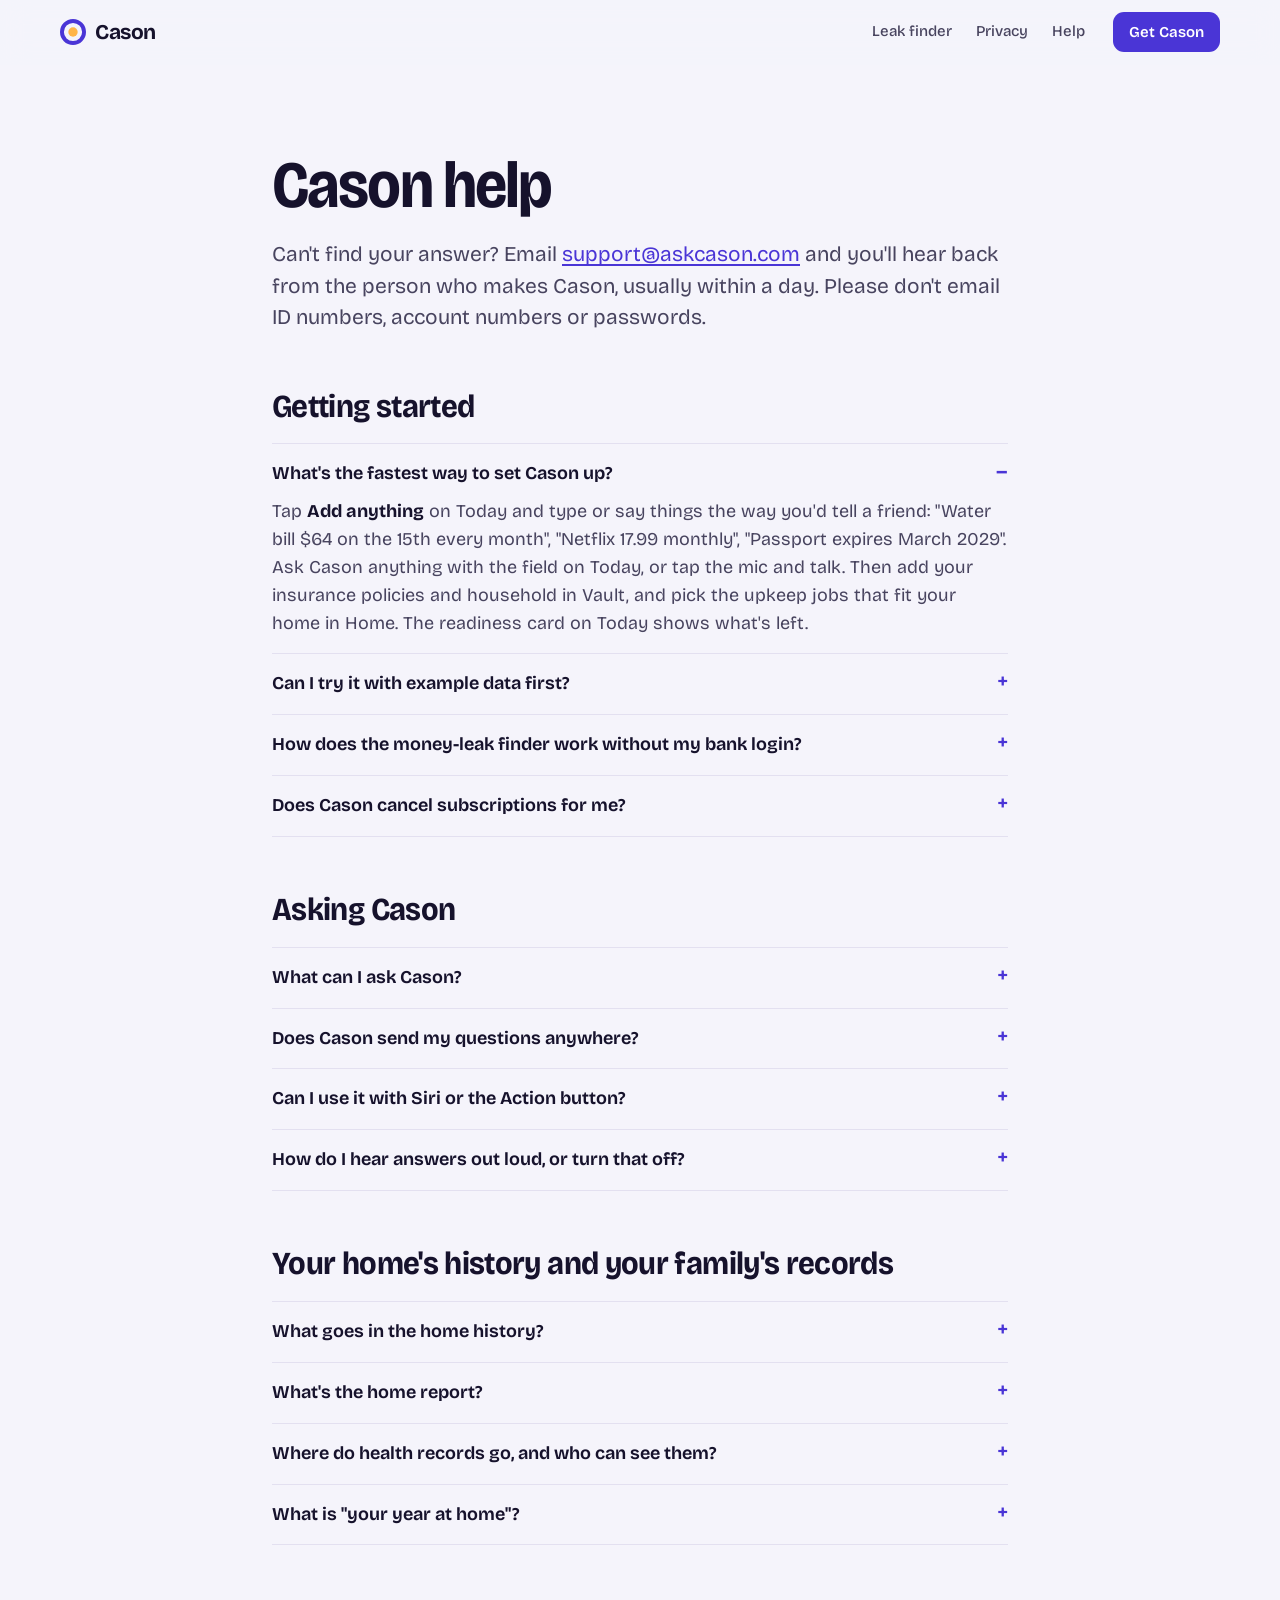
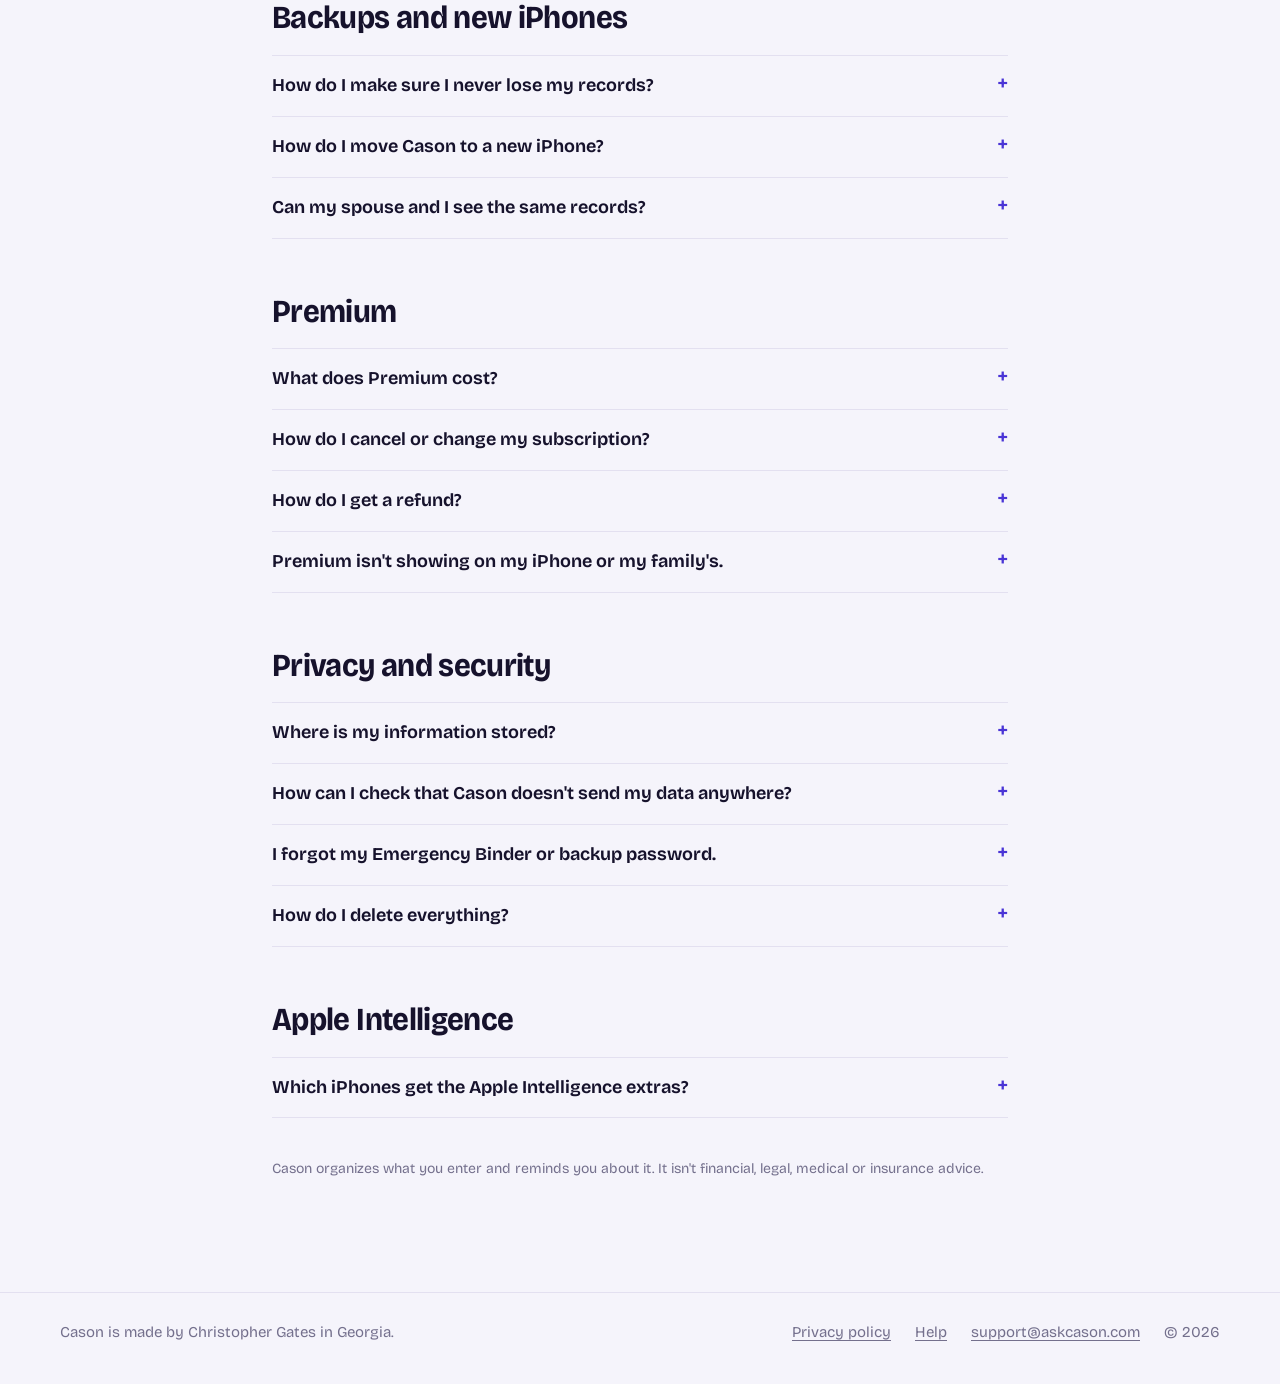
<file: support.html>
<!doctype html>
<html lang="en">
<head>
<meta charset="utf-8">
<meta name="viewport" content="width=device-width, initial-scale=1, viewport-fit=cover">
<meta http-equiv="Content-Security-Policy" content="default-src 'self'; script-src 'self'; style-src 'self'; img-src 'self' data:; font-src 'self'; connect-src 'none'; form-action 'none'; base-uri 'none'; object-src 'none'; frame-src 'none'; worker-src 'none'">
<meta name="referrer" content="no-referrer">
<title>Cason help</title>
<meta name="description" content="Answers about setting up Cason, the money-leak finder, backups, Premium and privacy.">
<meta name="theme-color" content="#f5f4fb" media="(prefers-color-scheme: light)">
<meta name="theme-color" content="#0f0d1c" media="(prefers-color-scheme: dark)">
<link rel="icon" href="favicon.svg" type="image/svg+xml">
<link rel="icon" href="favicon-64.png" sizes="64x64" type="image/png">
<link rel="apple-touch-icon" href="apple-touch-icon.png">
<link rel="preload" href="assets/fonts/bricolage.woff" as="font" type="font/woff" crossorigin>
<link rel="stylesheet" href="assets/site.css">
</head>
<body>
<a class="skip" href="#main">Skip to content</a>
<svg width="0" height="0" class="visually-hidden" aria-hidden="true"><symbol id="mark" viewBox="0 0 100 100"><circle cx="50" cy="50" r="42.5" fill="none" stroke="currentColor" stroke-width="15"/><circle cx="50" cy="50" r="18" fill="#FFB547"/></symbol></svg>
<header class="top">
  <a class="brand" href="index.html" aria-label="Cason, home page"><svg class="brand-mark" aria-hidden="true"><use href="#mark"/></svg>Cason</a>
  <nav aria-label="Site">
    <a href="index.html#leaks">Leak finder</a>
    <a href="privacy.html">Privacy</a>
    <a href="support.html">Help</a>
  </nav>
  <a class="pill small" href="index.html#get">Get Cason</a>
</header>
<main id="main" class="page">
  <div class="wrap">
    <h1>Cason help</h1>
    <p class="lede">Can't find your answer? Email <a href="mailto:support@askcason.com">support@askcason.com</a> and you'll hear back from the person who makes Cason, usually within a day. Please don't email ID numbers, account numbers or passwords.</p>

    <h2>Getting started</h2>
    <div class="qa">
      <details open><summary>What's the fastest way to set Cason up?</summary>
        <p>Tap <strong>Add anything</strong> on Today and type or say things the way you'd tell a friend: "Water bill $64 on the 15th every month", "Netflix 17.99 monthly", "Passport expires March 2029". Ask Cason anything with the field on Today, or tap the mic and talk. Then add your insurance policies and household in Vault, and pick the upkeep jobs that fit your home in Home. The readiness card on Today shows what's left.</p></details>
      <details><summary>Can I try it with example data first?</summary>
        <p>Yes. During setup, or later in Settings › Your data, add the example household. Remove it in one tap from the same place; anything you added yourself stays.</p></details>
      <details><summary>How does the money-leak finder work without my bank login?</summary>
        <p>Download a statement from your bank's or card's website or app. CSV works best; OFX, QFX and PDF statements work too. Then open it in Cason (Money › Find money leaks, or share the file to Cason from Files or Mail). Cason reads it on your iPhone, lists every repeating charge, flags price increases and overlapping services, and links to each company's cancellation page. It doesn't keep the file. Two or three months of history gives the best results. You can also try it on the <a href="index.html#leaks">home page</a> with a CSV or OFX file.</p></details>
      <details><summary>Does Cason cancel subscriptions for me?</summary>
        <p>No. Cason shows you what you're paying for and where to cancel it, but you cancel with the company yourself, so nobody else ever gets into your accounts and nobody takes a cut of what you save. When you mark one cancelled, Cason keeps a running total of what you've saved.</p></details>
    </div>

    <h2>Asking Cason</h2>
    <div class="qa">
      <details><summary>What can I ask Cason?</summary>
        <p>Anything about what you've saved: "What's due this week?", "When does my passport expire?", "How much do I spend on streaming?", "Who's our plumber?", "When did I last change the HVAC filter?", "What's Sam allergic to?" You can also tell it what to do: "Remind me to call the dentist tomorrow at 10", "Add Spotify $11.99 monthly", "I changed the filter" or "Mark the water bill paid". Cason asks before it changes anything.</p></details>
      <details><summary>Does Cason send my questions anywhere?</summary>
        <p>No. Cason works out its answers on your iPhone, from your records, on every iPhone. Speech is turned into text on the iPhone, and answers are read aloud with your iPhone's own voices. On iPhone 15 Pro and newer, Premium can also use Apple Intelligence on the device for questions Cason doesn't recognize.</p></details>
      <details><summary>Can I use it with Siri or the Action button?</summary>
        <p>Yes. Say "Hey Siri, ask Cason" and then your question, or "Hey Siri, Cason brief me" for the brief. To open Cason listening from the Action button, Control Center or the Lock Screen, choose the "Talk to Cason" shortcut in iPhone Settings › Action Button, or add it in the Shortcuts app.</p></details>
      <details><summary>How do I hear answers out loud, or turn that off?</summary>
        <p>Tap the speaker button at the top of the Ask screen. Tap Listen on the brief to hear it. For a more natural voice, download an enhanced or premium voice in iPhone Settings › Accessibility › Spoken Content › Voices.</p></details>
    </div>

    <h2>Your home's history and your family's records</h2>
    <div class="qa">
      <details><summary>What goes in the home history?</summary>
        <p>Repairs, upgrades, inspections, paint colors and materials, with the date, who did the work, what it cost and any warranty. Appliances and systems you've added in Home appear on the timeline too. In Home, tap the house at the top to add its address, year built and size.</p></details>
      <details><summary>What's the home report?</summary>
        <p>A PDF of the house's whole story: the house, its systems and appliances, every improvement and repair, paint colors and the upkeep record. Hand it to a buyer, an appraiser, an insurer or a contractor. You choose whether it includes costs and contractor contacts. It's part of Premium.</p></details>
      <details><summary>Where do health records go, and who can see them?</summary>
        <p>Open a person in Vault › Household to add visits, vaccines, medicines, tests and growth, with follow-up reminders. They stay on your iPhone like everything else. Premium makes a one-page health summary for a new doctor, a school form or a sitter, and the Emergency Binder lists current medicines and recent vaccines.</p></details>
      <details><summary>What is "your year at home"?</summary>
        <p>Each December and January, Today shows a short look back at the year: what you handled, what you put into the house, what you stopped paying for and what you kept. You can share a picture of the numbers only. Find it any time in Settings › Look back.</p></details>
    </div>

    <h2>Backups and new iPhones</h2>
    <div class="qa">
      <details><summary>How do I make sure I never lose my records?</summary>
        <p>Two ways, and using both is best. First, if your iPhone's iCloud Backup is on, Cason is included (you can turn this off in Settings › Privacy center). Second, make a locked backup file in Settings › Back up, restore and export, and save it somewhere you control, such as iCloud Drive, a computer or a USB drive. Write the password down: nobody, including us, can open the file without it.</p></details>
      <details><summary>How do I move Cason to a new iPhone?</summary>
        <p>Restoring your new iPhone from an iCloud or computer backup brings Cason along. Or install Cason on the new iPhone, open your locked backup file from Files or Mail, choose Cason, and enter the password.</p></details>
      <details><summary>Can my spouse and I see the same records?</summary>
        <p>Each iPhone keeps its own records; there is no shared cloud copy, which is part of what keeps them private. To hand information over, share the Emergency Binder PDF or a locked backup file, and they can restore it on their iPhone ("Add what's missing" keeps anything already there). Premium's Family Sharing means you only pay once for the whole family.</p></details>
    </div>

    <h2>Premium</h2>
    <div class="qa">
      <details><summary>What does Premium cost?</summary>
        <p>$39.99 a year with a two-week free trial, $5.99 a month, or $99.99 once for life (US prices; other countries vary). Subscriptions renew automatically until you cancel. Tasks, reminders, home upkeep, the daily brief, Face ID lock, widgets, Siri, backups and exports stay free.</p></details>
      <details><summary>How do I cancel or change my subscription?</summary>
        <p>On your iPhone, open Settings, tap your name, then Subscriptions, then Cason. Or open Cason's Settings and tap Manage subscription. Cancel at least 24 hours before the renewal date to avoid the next charge. Your records stay put either way.</p></details>
      <details><summary>How do I get a refund?</summary>
        <p>Apple handles refunds. Go to <a href="https://reportaproblem.apple.com" rel="noopener noreferrer">reportaproblem.apple.com</a>, sign in with your Apple Account, and choose Cason.</p></details>
      <details><summary>Premium isn't showing on my iPhone or my family's.</summary>
        <p>In Cason, open Settings and tap Restore purchases. For family members, Family Sharing must be on and set to share purchases (iPhone Settings › your name › Family Sharing › Purchase Sharing). It can take a few minutes to appear on their iPhones.</p></details>
    </div>

    <h2>Privacy and security</h2>
    <div class="qa">
      <details><summary>Where is my information stored?</summary>
        <p>Only on your iPhone, in Cason's private storage, encrypted by iOS and sealed whenever the iPhone is locked. Cason has no servers and no accounts. See the <a href="privacy.html">privacy policy</a> for details.</p></details>
      <details><summary>How can I check that Cason doesn't send my data anywhere?</summary>
        <p>Turn on App Privacy Report in iPhone Settings › Privacy &amp; Security, use Cason for a while, then look up Cason in the report. It shouldn't have contacted any domains.</p></details>
      <details><summary>I forgot my Emergency Binder or backup password.</summary>
        <p>Those passwords are never stored anywhere, so they can't be recovered. Make a new binder or a new backup with a new password; your records in Cason aren't affected.</p></details>
      <details><summary>How do I delete everything?</summary>
        <p>In Cason, open Settings › Your data › Erase everything. Deleting the app also removes its data from your iPhone.</p></details>
    </div>

    <h2>Apple Intelligence</h2>
    <div class="qa">
      <details><summary>Which iPhones get the Apple Intelligence extras?</summary>
        <p>iPhone 15 Pro and newer, with Apple Intelligence turned on in iPhone Settings. On other iPhones Cason works the same, with the brief and quick-add handled by Cason's own on-device logic.</p></details>
    </div>

    <p class="foot-note">Cason organizes what you enter and reminds you about it. It isn't financial, legal, medical or insurance advice.</p>
  </div>
</main>
<footer class="foot">
  <div class="wrap">
    <span class="made">Cason is made by Christopher Gates in Georgia.</span>
    <a href="privacy.html">Privacy policy</a>
    <a href="support.html">Help</a>
    <a href="mailto:support@askcason.com">support@askcason.com</a>
    <span>© 2026</span>
  </div>
</footer>
</body>
</html>
</file>
<file: assets/site.css>
/* Cason website. One family (Bricolage Grotesque), daylight violet with one amber light: Cason's core. */

@font-face {
  font-family: "Bricolage";
  src: url("fonts/bricolage.woff") format("woff");
  font-weight: 200 800;
  font-stretch: 75% 100%;
  font-display: swap;
}

:root {
  --bg: #f5f4fb;
  --surface: #ffffff;
  --ink: #16122c;
  --ink-2: #48445f;
  --mute: #74708d;
  --line: #e3e0f0;
  --line-strong: #cfcae4;
  --violet: #4a35d6;
  --violet-hover: #3b28c0;
  --violet-soft: #ebe8fd;
  --night: #17113a;
  --night-2: #221a52;
  --on-night: #f1effc;
  --on-night-2: #b7b1d9;
  --core: #ffb547;
  --core-ink: #8a5300;
  --rust: #c2410c;
  --radius: 20px;
  --shadow: 0 1px 2px rgba(22, 18, 44, 0.06), 0 18px 50px -18px rgba(74, 53, 214, 0.35);
  --font: "Bricolage", ui-sans-serif, system-ui, -apple-system, "Segoe UI", sans-serif;
  color-scheme: light;
}

@media (prefers-color-scheme: dark) {
  :root:not([data-theme="light"]) {
    --bg: #0f0d1c;
    --surface: #19162c;
    --ink: #efedf9;
    --ink-2: #bdb8d6;
    --mute: #8f8aab;
    --line: #2a2645;
    --line-strong: #3a3560;
    --violet: #8b7bff;
    --violet-hover: #a294ff;
    --violet-soft: #241e4a;
    --night: #171139;
    --night-2: #251c58;
    --core-ink: #ffc56b;
    --rust: #fb8a5a;
    --shadow: 0 1px 2px rgba(0, 0, 0, 0.4), 0 18px 50px -18px rgba(0, 0, 0, 0.7);
    color-scheme: dark;
  }
}
:root[data-theme="dark"] {
  --bg: #0f0d1c; --surface: #19162c; --ink: #efedf9; --ink-2: #bdb8d6; --mute: #8f8aab; --line: #2a2645;
  --line-strong: #3a3560; --violet: #8b7bff; --violet-hover: #a294ff; --violet-soft: #241e4a; --night: #171139;
  --night-2: #251c58; --core-ink: #ffc56b; --rust: #fb8a5a; color-scheme: dark;
}

*, *::before, *::after { box-sizing: border-box; }
html { -webkit-text-size-adjust: 100%; scroll-behavior: smooth; scroll-padding-top: 76px; }
@media (prefers-reduced-motion: reduce) { html { scroll-behavior: auto; } }
body {
  margin: 0;
  background: var(--bg);
  color: var(--ink);
  font: 400 18px/1.55 var(--font);
  font-optical-sizing: auto;
  -webkit-font-smoothing: antialiased;
  text-rendering: optimizeLegibility;
  overflow-x: hidden;
}
h1, h2, h3, p, ul, ol, figure { margin: 0; }
h1, h2, h3 { font-weight: 700; text-wrap: balance; }
p { text-wrap: pretty; }
img { display: block; max-width: 100%; height: auto; }
a { color: var(--violet); text-underline-offset: 3px; }
button { font: inherit; color: inherit; }
:focus-visible { outline: 3px solid var(--violet); outline-offset: 3px; border-radius: 8px; }
.night :focus-visible { outline-color: var(--core); }

.visually-hidden { position: absolute; width: 1px; height: 1px; overflow: hidden; clip: rect(0 0 0 0); white-space: nowrap; }
.skip { position: absolute; left: -999px; top: 8px; z-index: 60; background: var(--ink); color: var(--bg); padding: 10px 14px; border-radius: 10px; }
.skip:focus { left: 12px; }

.wrap { width: min(1160px, 100% - 32px); margin-inline: auto; }

/* Buttons: squared-off, not capsules. */
.pill {
  display: inline-flex; align-items: center; justify-content: center; gap: 8px;
  min-height: 50px; padding: 0 22px; border-radius: 14px; border: 0;
  background: var(--violet); color: #fff;
  font: 600 17px/1 var(--font); text-decoration: none; cursor: pointer;
  transition: background 0.15s ease, transform 0.15s ease;
}
.pill:hover { background: var(--violet-hover); }
.pill:active { transform: translateY(1px); }
.pill.small { min-height: 40px; padding: 0 16px; font-size: 15px; border-radius: 11px; }
.pill.ghost { background: transparent; color: var(--ink); box-shadow: inset 0 0 0 1.5px var(--line-strong); }
.pill.ghost:hover { background: var(--violet-soft); }
.pill.lamp { background: var(--core); color: #2a1a00; cursor: default; }
.pill svg { width: 18px; height: 18px; }

/* Header */
.top {
  position: sticky; top: 0; z-index: 40;
  display: flex; align-items: center; gap: 28px;
  padding: 12px max(16px, calc((100% - 1160px) / 2));
  background: color-mix(in srgb, var(--bg) 82%, transparent);
  backdrop-filter: saturate(1.6) blur(14px);
  -webkit-backdrop-filter: saturate(1.6) blur(14px);
  border-bottom: 1px solid transparent;
  transition: border-color 0.2s ease;
}
.top.scrolled { border-bottom-color: var(--line); }
.brand { display: inline-flex; align-items: center; gap: 9px; color: var(--ink); text-decoration: none; font: 700 21px/1 var(--font); letter-spacing: -0.02em; }
.brand-mark { width: 26px; height: 26px; color: var(--violet); }
.top nav { display: flex; gap: 24px; margin-left: auto; }
.top nav a { color: var(--ink-2); text-decoration: none; font-size: 15px; font-weight: 500; }
.top nav a:hover { color: var(--ink); }
@media (max-width: 760px) { .top nav { display: none; } .top .pill { margin-left: auto; } }

/* ------------------------------------------------------------------ Hero: the console */

.hero {
  position: relative;
  padding: clamp(40px, 6.5vw, 88px) 16px clamp(56px, 8vw, 96px);
  text-align: center;
  isolation: isolate;
}
.hero::before {
  content: ""; position: absolute; inset: -80px 0 auto; height: 760px; z-index: -1; pointer-events: none;
  background:
    radial-gradient(420px 260px at 50% 52%, color-mix(in srgb, var(--core) 22%, transparent), transparent 70%),
    radial-gradient(900px 520px at 50% 40%, color-mix(in srgb, var(--violet) 16%, transparent), transparent 72%);
}
.hero-inner { max-width: 980px; margin: 0 auto; }
.hero h1 {
  font-size: clamp(52px, 8.6vw, 116px);
  font-weight: 680; font-stretch: 92%;
  line-height: 0.94; letter-spacing: -0.018em;
}
.hero-lede { max-width: 48ch; margin: 22px auto 0; font-size: clamp(18px, 2vw, 21px); color: var(--ink-2); }

.console { max-width: 840px; margin: clamp(36px, 5vw, 56px) auto 0; text-align: left; }

.ask-bar {
  display: flex; align-items: center; gap: 10px;
  padding: 10px 10px 10px 14px; border-radius: 24px;
  background: var(--surface);
  box-shadow: var(--shadow), inset 0 0 0 1px var(--line);
  transition: box-shadow 0.2s ease;
}
.ask-bar:focus-within { box-shadow: var(--shadow), inset 0 0 0 2px var(--violet); }
.ask-bar input {
  flex: 1; min-width: 0; height: 52px; border: 0; outline: 0; background: transparent; color: var(--ink);
  font: 450 clamp(18px, 2.3vw, 22px)/1 var(--font); letter-spacing: -0.01em;
}
.ask-bar input::placeholder { color: var(--mute); }
.ask-bar .send, .ask-bar .speaker {
  flex: none; display: grid; place-items: center; border: 0; cursor: pointer; border-radius: 14px;
}
.ask-bar .send { width: 52px; height: 52px; background: var(--violet); color: #fff; }
.ask-bar .send:hover { background: var(--violet-hover); }
.ask-bar .send svg { width: 22px; height: 22px; }
.ask-bar .speaker { width: 44px; height: 44px; background: transparent; color: var(--mute); }
.ask-bar .speaker:hover { color: var(--ink); background: var(--violet-soft); }
.ask-bar .speaker[aria-pressed="true"] { color: var(--violet); background: var(--violet-soft); }
.ask-bar .speaker svg { width: 22px; height: 22px; }
.ask-bar .speaker[hidden] { display: none; }

/* The orb: Cason's mark, alive. */
.orb { flex: none; position: relative; width: 40px; height: 40px; border-radius: 50%; border: 6px solid var(--violet); display: grid; place-items: center; }
.orb i { width: 15px; height: 15px; border-radius: 50%; background: var(--core); box-shadow: 0 0 10px 2px color-mix(in srgb, var(--core) 70%, transparent); }
.orb.thinking { border-color: color-mix(in srgb, var(--violet) 30%, transparent); border-top-color: var(--violet); animation: spin 0.8s linear infinite; }
.orb.thinking i { animation: counter 0.8s linear infinite; }
.orb.speaking i { animation: glow 0.9s ease-in-out infinite alternate; }
@keyframes spin { to { transform: rotate(360deg); } }
@keyframes counter { to { transform: rotate(-360deg); } }
@keyframes glow { from { transform: scale(0.85); } to { transform: scale(1.2); box-shadow: 0 0 18px 5px color-mix(in srgb, var(--core) 80%, transparent); } }
@media (prefers-reduced-motion: reduce) { .orb.thinking, .orb.thinking i, .orb.speaking i { animation: none; } }

.suggest {
  display: flex; flex-wrap: wrap; gap: 8px; margin-top: 16px;
}
.suggest button, .ask-chip, .follow button {
  border: 1px solid var(--line-strong); background: color-mix(in srgb, var(--surface) 70%, transparent);
  color: var(--ink-2); border-radius: 11px; padding: 8px 12px; font-size: 15px; line-height: 1.25; cursor: pointer; text-align: left;
  transition: border-color 0.15s ease, color 0.15s ease, background 0.15s ease;
}
.suggest button:hover, .ask-chip:hover, .follow button:hover { border-color: var(--violet); color: var(--violet); background: var(--surface); }
@media (max-width: 640px) {
  .suggest { flex-wrap: nowrap; overflow-x: auto; margin-inline: -16px; padding: 0 16px 6px; scrollbar-width: none; }
  .suggest::-webkit-scrollbar { display: none; }
  .suggest button { flex: none; white-space: nowrap; }
}

.reply { min-height: 236px; margin-top: 28px; padding: 4px 6px 0; }
.reply-q { color: var(--mute); font-size: 15px; font-weight: 500; min-height: 1.4em; }
.reply-q:not(:empty)::before { content: "You asked: "; }
.reply-a > p {
  margin-top: 8px;
  font-size: clamp(21px, 2.6vw, 28px); font-weight: 440; line-height: 1.32; letter-spacing: -0.015em; color: var(--ink);
}
.reply-a.fresh > * { animation: rise 0.35s ease both; }
@keyframes rise { from { opacity: 0; transform: translateY(6px); } }
@media (prefers-reduced-motion: reduce) { .reply-a.fresh > * { animation: none; } }
.items { list-style: none; padding: 0; margin-top: 20px; display: grid; grid-template-columns: repeat(auto-fill, minmax(230px, 1fr)); gap: 8px; }
.items li { display: flex; gap: 10px; align-items: flex-start; padding: 12px 14px; background: var(--surface); border: 1px solid var(--line); border-radius: 14px; }
.items .ico { flex: none; width: 30px; height: 30px; display: grid; place-items: center; border-radius: 9px; background: var(--violet-soft); color: var(--violet); }
.items .ico svg { width: 18px; height: 18px; }
.items b { display: block; font-weight: 600; font-size: 15px; line-height: 1.3; }
.items span.d { display: block; color: var(--mute); font-size: 14px; line-height: 1.35; }
.act { display: flex; gap: 10px; margin-top: 18px; }
.done { margin-top: 16px; color: var(--violet); font-weight: 600; }
.follow { display: flex; flex-wrap: wrap; gap: 8px; margin-top: 16px; }
.dots { display: inline-flex; gap: 6px; margin-top: 18px; }
.dots span { width: 8px; height: 8px; border-radius: 50%; background: var(--violet); opacity: 0.25; animation: dot 0.9s ease-in-out infinite; }
.dots span:nth-child(2) { animation-delay: 0.15s; }
.dots span:nth-child(3) { animation-delay: 0.3s; }
@keyframes dot { 50% { opacity: 1; } }

.console-note { display: flex; gap: 10px; align-items: baseline; margin-top: 22px; padding-top: 16px; border-top: 1px solid var(--line); color: var(--mute); font-size: 14px; line-height: 1.45; }
.console-note .dot { flex: none; width: 8px; height: 8px; border-radius: 50%; background: #22a06b; box-shadow: 0 0 0 4px color-mix(in srgb, #22a06b 18%, transparent); transform: translateY(-1px); }

.hero-cta { display: flex; flex-wrap: wrap; align-items: center; justify-content: center; gap: 14px 18px; margin-top: clamp(36px, 5vw, 52px); }
.hero-cta .note { color: var(--mute); font-size: 15px; }

/* ------------------------------------------------------------------ Bands */

.band { padding-block: clamp(80px, 11vw, 150px); }
.night { background: radial-gradient(1100px 600px at 85% -10%, var(--night-2), transparent 70%), var(--night); color: var(--on-night); }
.night .lede, .night p { color: var(--on-night-2); }
.night h2, .night h3, .night b { color: var(--on-night); }
.head { max-width: 760px; }
.band h2 {
  font-size: clamp(40px, 5.8vw, 76px);
  font-weight: 680; font-stretch: 92%;
  line-height: 1; letter-spacing: -0.016em;
}
.lede { margin-top: 20px; font-size: clamp(18px, 1.9vw, 21px); line-height: 1.5; color: var(--ink-2); max-width: 46ch; }

/* ------------------------------------------------------------------ Alongside: two lanes */

.lanes { margin-top: clamp(48px, 7vw, 80px); display: grid; }
.lane-labels, .beat { display: grid; grid-template-columns: minmax(0, 1fr) 112px minmax(0, 1.25fr); column-gap: 28px; align-items: center; }
.lane-labels { padding-bottom: 18px; font-size: 14px; font-weight: 600; color: var(--on-night-2); }
.lane-labels span:first-child { text-align: right; }
.lane-labels span:last-child { display: inline-flex; align-items: center; gap: 8px; color: var(--on-night); }
.lane-labels .brand-mark { width: 18px; height: 18px; color: #8b7bff; }
.beat { position: relative; padding-block: 12px; }
.beat time {
  position: relative; justify-self: center; z-index: 1;
  font-size: 14px; font-weight: 600; font-variant-numeric: tabular-nums; color: var(--on-night);
  padding: 6px 10px; border-radius: 9px; background: var(--night); border: 1px solid rgba(255, 255, 255, 0.14); white-space: nowrap;
}
.lanes { position: relative; }
.lanes::before {
  content: ""; position: absolute; top: 40px; bottom: 12px; width: 1px;
  left: calc((100% - 56px - 112px) / 2.25 + 28px + 56px);
  background: linear-gradient(rgba(255, 255, 255, 0), rgba(255, 255, 255, 0.22) 8%, rgba(255, 255, 255, 0.22) 92%, rgba(255, 255, 255, 0));
}
.beat .you { text-align: right; font-size: 17px; color: var(--on-night-2); }
.beat .cason {
  position: relative; padding: 16px 18px 14px; border-radius: 18px;
  background: rgba(255, 255, 255, 0.06); border: 1px solid rgba(255, 255, 255, 0.12);
}
.beat .cason::before {
  content: ""; position: absolute; left: -29px; top: 50%; width: 28px; height: 2px; margin-top: -1px;
  background: linear-gradient(90deg, rgba(255, 181, 71, 0.15), var(--core));
}
.beat .cason p { color: var(--on-night); font-size: 18px; line-height: 1.42; }
.beat .cason .tag { display: block; margin-top: 8px; font-size: 13px; font-weight: 600; color: var(--core); }
.beat .cason.quiet { background: transparent; border-style: dashed; }
.beat .cason.quiet::before { background: linear-gradient(90deg, rgba(255, 181, 71, 0.08), rgba(255, 181, 71, 0.45)); }
.beat .cason.quiet p { color: var(--on-night-2); }
@media (max-width: 760px) {
  .lane-labels { display: none; }
  .lanes::before { left: 7px; top: 8px; }
  .beat { grid-template-columns: 1fr; row-gap: 8px; padding: 14px 0 14px 30px; }
  .beat time { justify-self: start; order: -1; }
  .beat .you { text-align: left; }
  .beat .you:empty { display: none; }
  .beat .cason::before { left: -28px; top: 26px; width: 10px; height: 10px; margin-top: -5px; border-radius: 50%; background: var(--core); box-shadow: 0 0 12px 2px rgba(255, 181, 71, 0.55); }
  .beat .cason.quiet::before { background: var(--night); box-shadow: inset 0 0 0 2px rgba(255, 181, 71, 0.7); }
}

/* ------------------------------------------------------------------ Everything: ask by topic */

.split { display: grid; grid-template-columns: minmax(0, 5fr) minmax(0, 7fr); gap: clamp(40px, 6vw, 96px); align-items: start; }
.sticky { position: sticky; top: 110px; }
@media (max-width: 900px) { .split { grid-template-columns: 1fr; } .sticky { position: static; } }
.topics { list-style: none; padding: 0; border-bottom: 1px solid var(--line); }
.topic { border-top: 1px solid var(--line); padding: 22px 0; }
.topic-row { display: grid; grid-template-columns: 150px minmax(0, 1fr); gap: 6px 24px; align-items: baseline; }
.topic h3 { font-size: 30px; font-weight: 680; font-stretch: 90%; letter-spacing: -0.02em; line-height: 1.1; }
.topic p { color: var(--ink-2); font-size: 17px; }
.topic .ask-chip { grid-column: 2; justify-self: start; margin-top: 8px; }
.topic .ask-chip::before { content: "Ask: "; color: var(--mute); }
.topic-answer { margin: 14px 0 0 174px; padding: 16px 18px; border-radius: 16px; background: var(--surface); border: 1px solid var(--line); box-shadow: var(--shadow); }
.topic-answer > p { font-size: 19px; line-height: 1.42; }
.topic-answer .items { grid-template-columns: 1fr; margin-top: 12px; }
@media (max-width: 640px) {
  .topic-row { grid-template-columns: 1fr; }
  .topic .ask-chip { grid-column: 1; }
  .topic-answer { margin-left: 0; }
}

/* ------------------------------------------------------------------ Leak finder */

.leaks { background: color-mix(in srgb, var(--violet-soft) 55%, var(--bg)); }
.scanner {
  margin-top: clamp(36px, 5vw, 56px);
  display: grid; grid-template-columns: auto minmax(0, 1fr) auto; gap: 18px 24px; align-items: center;
  padding: 28px; border-radius: var(--radius); background: var(--surface);
  border: 2px dashed var(--line-strong); transition: border-color 0.15s ease, background 0.15s ease;
}
.scanner.over { border-color: var(--violet); background: var(--violet-soft); }
.scanner .glyph { width: 44px; height: 44px; color: var(--violet); }
.scanner h3 { font-size: 22px; letter-spacing: -0.02em; }
.scanner p { color: var(--mute); font-size: 16px; margin-top: 4px; }
.scanner .buttons { display: flex; flex-wrap: wrap; gap: 10px; }
.file-label { position: relative; overflow: hidden; }
.file-label input { position: absolute; inset: 0; opacity: 0; cursor: pointer; }
.file-label:focus-within { outline: 3px solid var(--violet); outline-offset: 3px; }
@media (max-width: 820px) { .scanner { grid-template-columns: 1fr; } }
.scan-error { margin-top: 14px; color: var(--rust); font-weight: 600; }

.report { margin-top: 24px; display: grid; gap: 16px; }
.report[hidden] { display: none; }
.report-top { display: grid; grid-template-columns: minmax(0, 5fr) minmax(0, 7fr); gap: 16px; }
@media (max-width: 820px) { .report-top { grid-template-columns: 1fr; } }
.total { padding: 24px; border-radius: var(--radius); background: linear-gradient(150deg, #2b1f74, #4a35d6); color: #fff; }
.total p { color: rgba(255, 255, 255, 0.78); }
.total .total-count { font-size: 15px; font-weight: 600; color: var(--core); }
.total .big { margin-top: 6px; font-size: clamp(40px, 5vw, 56px); font-weight: 700; font-stretch: 90%; letter-spacing: -0.03em; line-height: 1; color: #fff; }
.total .total-detail { margin-top: 10px; font-size: 15px; }
.insights { padding: 20px 22px; border-radius: var(--radius); background: var(--surface); border: 1px solid var(--line); display: grid; gap: 12px; align-content: start; }
.insights p { display: flex; gap: 10px; font-size: 16px; line-height: 1.42; }
.insights svg { flex: none; width: 20px; height: 20px; margin-top: 1px; }
.insights .up { color: var(--rust); }
.insights .overlap { color: var(--core-ink); }
.charges { list-style: none; padding: 0; border-radius: var(--radius); background: var(--surface); border: 1px solid var(--line); overflow: hidden; }
.charges li { display: grid; grid-template-columns: minmax(0, 1fr) auto; gap: 4px 14px; padding: 15px 20px; border-top: 1px solid var(--line); }
.charges li:first-child { border-top: 0; }
.charges .name { font-weight: 650; }
.charges .amount { font-weight: 650; text-align: right; font-variant-numeric: tabular-nums; }
.charges .sub { grid-column: 1 / -1; display: flex; flex-wrap: wrap; gap: 4px 14px; font-size: 14px; color: var(--mute); }
.flag { font-size: 12px; font-weight: 650; padding: 3px 8px; border-radius: 7px; }
.flag.up { color: var(--rust); background: color-mix(in srgb, var(--rust) 12%, transparent); }
.flag.once { color: var(--core-ink); background: color-mix(in srgb, var(--core) 20%, transparent); }
.report-cta { display: flex; flex-wrap: wrap; align-items: center; gap: 12px 18px; margin-top: 6px; }
.report-cta span { color: var(--mute); font-size: 15px; }

/* ------------------------------------------------------------------ The app */

.screens {
  display: flex; gap: clamp(16px, 2.4vw, 28px);
  margin-top: clamp(40px, 6vw, 64px);
  padding: 8px max(16px, calc((100% - 1160px) / 2)) 24px;
  overflow-x: auto; scroll-snap-type: x mandatory; scrollbar-width: thin;
  scroll-padding-inline: max(16px, calc((100% - 1160px) / 2));
}
.screens:focus-visible { outline-offset: -3px; }
.screens figure { flex: none; width: clamp(220px, 22vw, 268px); scroll-snap-align: start; }
.screens img { border-radius: 30px; box-shadow: var(--shadow), 0 0 0 1px var(--line); background: var(--surface); }
.screens figcaption { margin-top: 16px; font-size: 16px; line-height: 1.4; color: var(--ink-2); padding-right: 8px; }
.screens figcaption b { color: var(--ink); font-weight: 650; }

/* ------------------------------------------------------------------ Voice */

.voice { padding-top: 0; }
.voice-grid { display: grid; grid-template-columns: minmax(0, 5fr) minmax(0, 6fr); gap: clamp(40px, 6vw, 96px); align-items: center; }
@media (max-width: 900px) { .voice-grid { grid-template-columns: 1fr; } }
.listen { margin-top: 28px; }
.listen-note { margin-top: 10px; color: var(--mute); font-size: 15px; }
.phrases { list-style: none; padding: 0; display: grid; gap: 22px; }
.phrases li {
  font-size: clamp(26px, 3.2vw, 38px); font-weight: 600; font-stretch: 92%; line-height: 1.14; letter-spacing: -0.02em;
  padding-left: 22px; border-left: 4px solid var(--core);
}
.phrases li span { display: block; margin-top: 6px; color: var(--mute); font-weight: 500; }

/* ------------------------------------------------------------------ Privacy */

.proof { margin-top: clamp(40px, 6vw, 64px); display: grid; grid-template-columns: minmax(0, 5fr) minmax(0, 7fr); gap: 32px; padding: clamp(24px, 4vw, 40px); border-radius: 28px; background: rgba(255, 255, 255, 0.05); border: 1px solid rgba(255, 255, 255, 0.12); }
@media (max-width: 820px) { .proof { grid-template-columns: 1fr; } }
.proof-numbers { display: grid; gap: 24px; align-content: start; }
.proof-numbers p { display: grid; gap: 4px; }
.proof-numbers b { font-size: clamp(72px, 10vw, 120px); font-weight: 760; font-stretch: 80%; line-height: 0.85; letter-spacing: -0.05em; color: var(--core); font-variant-numeric: tabular-nums; }
.proof-numbers span { font-size: 15px; max-width: 26ch; }
.proof-copy h3 { font-size: 24px; letter-spacing: -0.02em; }
.proof-copy p { margin-top: 12px; }
.proof-copy code { display: inline-block; margin-top: 14px; padding: 10px 14px; border-radius: 10px; background: rgba(0, 0, 0, 0.3); color: var(--core); font: 500 15px/1.3 ui-monospace, "SF Mono", Menlo, monospace; }
.facts { list-style: none; padding: 0; margin-top: 48px; display: grid; grid-template-columns: repeat(3, minmax(0, 1fr)); gap: 32px; }
@media (max-width: 820px) { .facts { grid-template-columns: 1fr; gap: 24px; } }
.facts svg { width: 26px; height: 26px; color: #a99dff; }
.facts h3 { margin-top: 12px; font-size: 20px; letter-spacing: -0.015em; }
.facts p { margin-top: 6px; font-size: 16px; }

/* ------------------------------------------------------------------ Pricing */

.plans { margin-top: clamp(40px, 6vw, 64px); display: grid; grid-template-columns: minmax(0, 5fr) minmax(0, 7fr); gap: 18px; }
@media (max-width: 820px) { .plans { grid-template-columns: 1fr; } }
.plan { padding: clamp(24px, 3.4vw, 36px); border-radius: 26px; background: var(--surface); border: 1px solid var(--line); }
.plan h3 { font-size: 32px; font-stretch: 90%; letter-spacing: -0.02em; }
.plan-note { margin-top: 4px; color: var(--mute); }
.plan ul { list-style: none; padding: 0; margin-top: 22px; display: grid; gap: 12px; }
.plan li { position: relative; padding-left: 28px; }
.plan li::before { content: ""; position: absolute; left: 2px; top: 0.45em; width: 12px; height: 7px; border-left: 2.5px solid var(--violet); border-bottom: 2.5px solid var(--violet); transform: rotate(-45deg); }
.plan.premium { background: linear-gradient(155deg, #251a66 0%, #4a35d6 120%); border-color: transparent; color: #fff; }
.plan.premium .plan-note { color: rgba(255, 255, 255, 0.72); }
.plan.premium li::before { border-color: var(--core); }
.prices { margin-top: 28px; display: grid; grid-template-columns: repeat(3, minmax(0, 1fr)); gap: 10px; }
@media (max-width: 520px) { .prices { grid-template-columns: 1fr; } }
.prices p { padding: 14px 16px; border-radius: 16px; background: rgba(255, 255, 255, 0.1); }
.prices p.best { background: var(--core); color: #2a1a00; }
.prices b { display: block; font-size: 28px; font-weight: 700; font-stretch: 90%; letter-spacing: -0.02em; }
.prices span { display: block; font-size: 14px; line-height: 1.3; opacity: 0.85; }

/* ------------------------------------------------------------------ Final */

.final { text-align: center; }
.final .wrap { display: grid; justify-items: center; }
.final-mark { width: 112px; height: 112px; color: #6d5cff; }
.final-mark .core { fill: #3a2f6e; transition: fill 1.4s ease 0.15s, filter 1.4s ease 0.15s; }
.final.lit .final-mark .core { fill: var(--core); filter: drop-shadow(0 0 8px rgba(255, 181, 71, 0.95)) drop-shadow(0 0 26px rgba(255, 181, 71, 0.55)); }
@media (prefers-reduced-motion: reduce) { .final-mark .core { transition: none; } }
.final h2 { margin-top: 28px; }
.final .lede { margin-inline: auto; }
.final .actions { display: flex; flex-wrap: wrap; justify-content: center; gap: 12px; margin-top: 32px; }
.final .pill.ghost { color: var(--on-night); box-shadow: inset 0 0 0 1.5px rgba(255, 255, 255, 0.28); }
.final .pill.ghost:hover { background: rgba(255, 255, 255, 0.08); }
.qr { display: flex; align-items: center; gap: 16px; margin-top: 44px; text-align: left; max-width: 360px; }
.qr img { flex: none; padding: 8px; border-radius: 14px; background: #fff; }
.qr p { font-size: 15px; }
@media (max-width: 640px) { .qr { display: none; } }

/* ------------------------------------------------------------------ Footer */

.foot { padding: 28px 0 40px; border-top: 1px solid var(--line); font-size: 15px; color: var(--mute); }
.home .foot { border-top: 0; background: var(--night); color: var(--on-night-2); }
.foot .wrap { display: flex; flex-wrap: wrap; gap: 10px 24px; }
.foot .made { margin-right: auto; }
.foot a { color: inherit; }
.home .foot a { color: var(--on-night); }

/* ------------------------------------------------------------------ Policy, help and other pages */

.page { padding: clamp(40px, 7vw, 88px) 0 clamp(64px, 9vw, 112px); }
.page .wrap { max-width: 46rem; }
.page h1 { font-size: clamp(42px, 6.2vw, 66px); font-weight: 690; font-stretch: 90%; line-height: 1; letter-spacing: -0.028em; margin-bottom: 16px; }
.page h2 { font-size: clamp(25px, 3.4vw, 32px); font-stretch: 92%; letter-spacing: -0.02em; margin: 48px 0 12px; }
.page h3 { font-size: 19px; margin: 26px 0 6px; }
.page p, .page li { color: var(--ink-2); }
.page p + p { margin-top: 12px; }
.page ul { padding-left: 22px; display: grid; gap: 10px; margin: 12px 0 0; }
.page strong { color: var(--ink); }
.muted { color: var(--mute); }
.short { margin-top: 22px; padding: 18px 20px; border-radius: 18px; background: var(--violet-soft); }
.page .short { color: var(--ink); }
.qa details { border-top: 1px solid var(--line); padding: 16px 0; }
.qa details:last-child { border-bottom: 1px solid var(--line); }
.qa summary { cursor: pointer; font-weight: 650; color: var(--ink); list-style: none; display: flex; justify-content: space-between; gap: 12px; }
.qa summary::-webkit-details-marker { display: none; }
.qa summary::after { content: "+"; font-weight: 600; font-size: 22px; line-height: 1; color: var(--violet); }
.qa details[open] summary::after { content: "–"; }
.qa details p { margin-top: 10px; }
.page .foot-note { margin-top: 40px; font-size: 14px; color: var(--mute); }
.hero-actions { display: flex; flex-wrap: wrap; gap: 12px; margin-top: 28px; }
.page .lede { max-width: none; }
a.pill.lamp { cursor: pointer; }
</file>
<file: kitchen/app.css>
/* Simmer. A modern coffee nook: cream plaster, walnut shelves, matte black, brass pulls, a little green. */
:root {
  --cream: #F5F0E6;
  --paper: #FFFDF8;
  --ink: #1E1B18;
  --slate: #232D31;
  --slate-deep: #1A2225;
  --walnut: #6E4A2E;
  --walnut-light: #8A6140;
  --brass: #C09A4E;
  --brass-deep: #8C6A2B;
  --fern: #44624A;
  --soft: #645C51;
  --line: #E2D9C8;
  --edge: #B9AD95;
  --brass-ink: #6B4E17;
  --display: "Didot", "Bodoni 72", "Bodoni MT", "Playfair Display", Georgia, serif;
  --script: "Snell Roundhand", "Savoye LET", "Apple Chancery", "Brush Script MT", cursive;
  --body: "Avenir Next", Avenir, "Segoe UI", system-ui, sans-serif;
}
* { box-sizing: border-box; }
html { -webkit-text-size-adjust: 100%; background: var(--slate); }
body {
  margin: 0; background: var(--cream); color: var(--ink);
  font: 400 1.0625rem/1.5 var(--body);
  padding-bottom: calc(5.5rem + env(safe-area-inset-bottom));
  -webkit-tap-highlight-color: transparent; min-height: 100vh;
}
body.locked { overflow: hidden; }
button { font: inherit; color: inherit; background: none; border: 0; padding: 0; text-align: inherit; cursor: pointer; }
:focus-visible { outline: 3px solid var(--brass); outline-offset: 3px; border-radius: 6px; }
h1, h2, h3, p, ul, ol, dl, dd { margin: 0; padding: 0; }
ul, ol { list-style: none; }

/* The dark shiplap wall with a walnut shelf along the bottom. */
.top {
  position: relative; text-align: center; color: var(--cream);
  padding: calc(1.1rem + env(safe-area-inset-top)) 1.25rem 14px;
  background: var(--slate) repeating-linear-gradient(to bottom, transparent 0 30px, rgba(0,0,0,.4) 30px 31px, rgba(255,255,255,.05) 31px 32px);
}
.mark { font: 400 3.2rem/1 var(--script); position: relative; z-index: 1; }
.sub { font-size: .9375rem; color: #C9C2B4; margin-top: .15rem; position: relative; z-index: 1; padding-bottom: 1.1rem; }
.nook { position: absolute; inset: auto 0 0 0; height: 74px; overflow: hidden; }
.nook svg { display: block; width: 100%; height: 100%; }

main { max-width: 30rem; margin: 0 auto; padding: 1.25rem 1.25rem 0; outline: none; }
.dish { display: block; width: 100%; height: 100%; }

.btn {
  display: block; text-align: center; padding: .8rem 1.1rem; min-height: 3rem;
  background: var(--ink); color: var(--paper); border-radius: 12px; font-weight: 600; font-size: 1rem;
}
.btn.brass { background: var(--brass); color: var(--ink); }
.btn.ghost { background: none; color: var(--cream); box-shadow: inset 0 0 0 1.5px rgba(245,240,230,.5); }
.btn.line { background: none; color: var(--ink); box-shadow: inset 0 0 0 1.5px var(--ink); }
.btn.small { padding: .55rem 1.1rem; min-height: 2.75rem; }
.btn.wide { width: 100%; margin-top: 1.1rem; }
.btn:active { transform: translateY(1px); }

/* Tonight. */
.hero { border-radius: 18px; overflow: hidden; background: var(--slate); color: var(--cream); box-shadow: 0 18px 30px -18px rgba(30,20,10,.6); }
.hero > .dish { aspect-ratio: 16 / 10; height: auto; }
.panel { padding: 1.2rem 1.25rem 1.3rem; background: var(--slate) repeating-linear-gradient(to bottom, transparent 0 30px, rgba(0,0,0,.35) 30px 31px, rgba(255,255,255,.04) 31px 32px); border-top: 5px solid var(--walnut); }
.kicker { font: 400 1.6rem/1 var(--script); color: var(--brass); }
.panel h2 { font: 400 2rem/1.12 var(--display); margin-top: .35rem; text-wrap: balance; }
.when { margin-top: .6rem; font-weight: 600; }
.stock { margin-top: .15rem; color: #C9C2B4; font-size: .9375rem; }
.acts { display: flex; flex-wrap: wrap; gap: .6rem; margin-top: 1.1rem; }
.acts .btn { flex: 1 1 auto; }
.bar { display: block; width: 100%; height: 8px; margin-top: .9rem; border-radius: 4px; overflow: hidden; }
.bar .track { fill: rgba(255,255,255,.16); }
.bar .fill { fill: var(--brass); }

/* Headings sit on a walnut shelf with black brackets. */
.shelf { font: 400 1.5rem/1.2 var(--display); margin: 2.4rem 0 1.35rem; padding-bottom: .5rem; position: relative; }
.shelf::after {
  content: ""; position: absolute; left: 0; right: 0; bottom: -8px; height: 8px; border-radius: 2px;
  background: linear-gradient(to bottom, var(--walnut-light) 0 2px, var(--walnut) 2px);
  box-shadow: 0 7px 9px -5px rgba(40,25,12,.55);
}
.shelf::before { content: ""; position: absolute; left: 1.25rem; right: 1.25rem; bottom: -15px; height: 7px; border-left: 4px solid var(--ink); border-right: 4px solid var(--ink); }

.days { background: var(--paper); border-radius: 14px; overflow: hidden; box-shadow: 0 1px 0 var(--line); }
.days li + li { border-top: 1px solid var(--line); }
.day { display: grid; grid-template-columns: 4.1rem 3rem 1fr; align-items: center; gap: .75rem; width: 100%; padding: .6rem .9rem; min-height: 4.2rem; }
.dn { font-size: .9375rem; font-weight: 600; color: var(--walnut); }
.thumb { display: block; width: 3rem; height: 3rem; border-radius: 10px; overflow: hidden; flex: none; }
.thumb.empty { border: 1.5px dashed var(--edge); }
.meal { font: 400 1.125rem/1.25 var(--display); }
.meal small { display: block; font: 400 .875rem/1.3 var(--body); color: var(--soft); margin-top: .1rem; }
.meal.none { font: 400 .9375rem/1.3 var(--body); color: var(--soft); }

.snap { display: grid; gap: .6rem; }
.note { color: var(--soft); font-size: .9375rem; margin: 1rem 0; }
.foot { display: flex; justify-content: space-between; gap: 1rem; margin-top: 2rem; }
.link { font-weight: 600; font-size: .9375rem; color: var(--fern); text-decoration: underline; text-underline-offset: 3px; min-height: 2.75rem; }

.chips { display: flex; gap: .5rem; overflow-x: auto; margin: 0 -1.25rem 1.1rem; padding: 2px 1.25rem .25rem; scrollbar-width: none; }
.chips::-webkit-scrollbar { display: none; }
.chips.wrap { flex-wrap: wrap; overflow: visible; margin: 0; padding: 0; }
.chip { flex: none; padding: .5rem .9rem; min-height: 2.75rem; border-radius: 999px; box-shadow: inset 0 0 0 1.5px var(--edge); font-size: .9375rem; background: var(--paper); }
.chip[aria-pressed="true"] { background: var(--ink); color: var(--paper); box-shadow: none; font-weight: 600; }

.cards { display: grid; gap: .7rem; }
.card { display: flex; align-items: center; gap: .9rem; width: 100%; background: var(--paper); padding: .7rem; border-radius: 14px; box-shadow: 0 1px 0 var(--line), 0 10px 18px -16px rgba(40,25,12,.5); }
.card .thumb { width: 5.5rem; height: 5.5rem; border-radius: 10px; }
.card .txt { flex: 1; min-width: 0; }
.card .name { display: block; font: 400 1.3125rem/1.18 var(--display); }
.meta { color: var(--soft); font-size: .875rem; }
.card .meta { display: block; margin-top: .25rem; }
.have { display: block; margin-top: .3rem; font-size: .875rem; font-weight: 600; color: var(--walnut); }
.have.ok { color: var(--fern); }
.cards.tight { margin-top: 1rem; }
.cards.tight .card { box-shadow: inset 0 0 0 1px var(--line); }
.cards.tight .card[aria-current] { box-shadow: inset 0 0 0 2.5px var(--brass); }
.cards.tight .card .thumb { width: 4rem; height: 4rem; }

.pills { display: flex; flex-wrap: wrap; gap: .5rem; }
.pill { padding: .55rem .9rem; min-height: 2.75rem; border-radius: 999px; font-size: .9375rem; color: var(--soft); background: var(--paper); box-shadow: inset 0 0 0 1.5px var(--edge); }
.pill[aria-pressed="true"] { background: var(--fern); color: #fff; box-shadow: none; font-weight: 600; }
.add { margin-top: 1rem; }
.add label, .time { display: block; font-size: .9375rem; color: var(--soft); margin-bottom: .4rem; }
.add div { display: flex; gap: .5rem; }
.add input, .time input { flex: 1; min-width: 0; font: inherit; padding: .55rem .9rem; border: 1.5px solid var(--line); border-radius: 12px; background: var(--paper); color: var(--ink); }
.time { margin-top: 1.25rem; }
.time input { display: block; width: 100%; margin-top: .4rem; font-size: 1.25rem; }

.verdict { background: var(--slate) repeating-linear-gradient(to bottom, transparent 0 30px, rgba(0,0,0,.35) 30px 31px, rgba(255,255,255,.04) 31px 32px); color: var(--cream); padding: 1.3rem 1.25rem 1.25rem; border-radius: 18px; border-bottom: 6px solid var(--walnut); }
.verdict .pick { font: 400 2.5rem/1.1 var(--display); margin: .15rem 0 .3rem; }
.verdict dl { display: flex; gap: 2rem; margin-top: 1rem; padding-top: .9rem; border-top: 1px solid rgba(255,255,255,.18); }
.verdict dt { font-size: .875rem; color: #C9C2B4; }
.verdict dd { font-size: 1.25rem; font-weight: 600; font-variant-numeric: tabular-nums; }

.buy { width: 100%; border-collapse: collapse; font-variant-numeric: tabular-nums; }
.buy thead th { font-size: .875rem; font-weight: 500; color: var(--soft); text-align: right; padding: 0 0 .5rem .5rem; }
.buy thead th:first-child { text-align: left; padding-left: 0; }
.buy tbody tr { border-top: 1px solid var(--line); }
.buy tbody th { text-align: left; display: flex; align-items: center; gap: .75rem; font-weight: 400; padding: .7rem 0; }
.buy tbody th .name { display: block; line-height: 1.3; }
.buy tbody th .meta { display: block; }
.buy b { font-weight: 600; color: var(--walnut); }
.buy td { text-align: right; padding-left: .5rem; color: var(--soft); white-space: nowrap; vertical-align: middle; font-size: .9375rem; }
.buy td.win { color: var(--ink); font-weight: 700; }
.buy td i { font-style: normal; font-size: .6875rem; color: var(--fern); margin-left: 2px; vertical-align: super; }
.tick { flex: none; width: 2.1rem; height: 2.1rem; border-radius: 50%; box-shadow: inset 0 0 0 1.5px var(--ink); position: relative; background: var(--paper); }
.tick::after { content: ""; position: absolute; inset: -.5rem; }

.tabs {
  position: fixed; left: 0; right: 0; bottom: 0; z-index: 5; display: flex; justify-content: center;
  background: var(--slate-deep); border-top: 4px solid var(--walnut); padding: 0 .5rem env(safe-area-inset-bottom);
}
.tabs button { flex: 1; max-width: 7.5rem; text-align: center; padding: .95rem 0 .9rem; font-size: .9375rem; color: #B9B2A4; }
.tabs button[aria-current] { color: var(--brass); font-weight: 600; }
.count { display: inline-block; min-width: 1.4rem; padding: 0 .3rem; margin-left: .15rem; border-radius: 999px; background: var(--brass); color: var(--ink); font-size: .875rem; font-weight: 700; line-height: 1.25rem; }

.scrim { position: fixed; inset: 0; background: rgba(20,16,12,.6); z-index: 10; }
.sheet {
  position: fixed; left: 0; right: 0; bottom: 0; z-index: 11; max-height: 92dvh; overflow-y: auto;
  max-width: 30rem; margin: 0 auto; background: var(--cream); border-radius: 18px 18px 0 0;
  padding: 1.5rem 1.25rem calc(1.5rem + env(safe-area-inset-bottom)); animation: rise .22s ease-out;
}
@keyframes rise { from { transform: translateY(24px); opacity: 0; } }
.sheet .art { margin: -1.5rem -1.25rem 1.1rem; aspect-ratio: 16 / 9; overflow: hidden; border-bottom: 5px solid var(--walnut); }
.sheet h2 { font: 400 1.875rem/1.15 var(--display); padding-right: 4.75rem; text-wrap: balance; }
.sheet .art + h2 { padding-right: 0; }
.sheet h3 { font: 400 1.25rem/1.2 var(--display); margin: 1.5rem 0 .6rem; }
.closebar { position: sticky; top: 0; height: 0; z-index: 3; display: flex; justify-content: flex-end; }
.close { position: relative; top: -.6rem; right: -.25rem; flex: none; box-shadow: 0 2px 8px rgba(30,20,10,.25); min-height: 2.75rem; padding: 0 .9rem; font-size: .9375rem; font-weight: 600; color: var(--ink); background: rgba(255,253,248,.95); border-radius: 999px; }
.facts { color: var(--soft); font-size: .9375rem; margin-top: .5rem; }
.blurb { margin-top: .75rem; }
.ings li { display: flex; justify-content: space-between; align-items: baseline; gap: 1rem; padding: .5rem 0; border-top: 1px solid var(--line); }
.ings small { display: block; color: var(--soft); font-size: .875rem; }
.ings li { align-items: center; }
.flip { flex: none; min-width: 4.25rem; min-height: 2.75rem; text-align: center; font-size: .875rem; font-weight: 600; border-radius: 999px; }
.ings .got .flip { color: var(--fern); box-shadow: inset 0 0 0 1.5px var(--fern); }
.ings .need .flip { color: var(--paper); background: var(--walnut); }
.steps { counter-reset: s; }
.steps li { counter-increment: s; position: relative; padding: .35rem 0 .35rem 2.1rem; }
.steps li::before { content: counter(s); position: absolute; left: 0; top: .3rem; font: 400 1.375rem/1.2 var(--display); color: var(--brass-ink); }
.little { margin-top: 1.25rem; padding: .9rem 1rem; background: #E4EBDF; border-radius: 12px; font-size: .9375rem; }
.safe { margin-top: .9rem; font-size: .875rem; color: var(--soft); }
.found { margin-top: 1rem; }
.found li { border-top: 1px solid var(--line); }
.found label { display: flex; align-items: center; gap: .75rem; padding: .7rem 0; min-height: 2.75rem; }
.found input { width: 1.35rem; height: 1.35rem; accent-color: var(--fern); flex: none; }
.found span { flex: 1; }
.found em { font-style: normal; color: var(--soft); font-variant-numeric: tabular-nums; }
.working { height: 4px; margin-top: 1.25rem; border-radius: 2px; background: linear-gradient(90deg, var(--line) 0 40%, var(--brass) 50%, var(--line) 60% 100%) 0 0 / 300% 100%; animation: slide 1.4s linear infinite; }
@keyframes slide { to { background-position: -150% 0; } }

.toast {
  position: fixed; left: 50%; bottom: calc(6rem + env(safe-area-inset-bottom)); transform: translate(-50%, 12px); z-index: 20;
  background: var(--ink); color: var(--paper); padding: .6rem 1.1rem; border-radius: 999px; font-size: .9375rem;
  opacity: 0; pointer-events: none; transition: opacity .2s, transform .2s; width: max-content; max-width: min(92vw, 26rem); text-align: center; line-height: 1.3; border-radius: 16px; display: flex; align-items: center; gap: .75rem;
}
.toast.on { opacity: 1; transform: translate(-50%, 0); pointer-events: auto; }
.toast.high { bottom: auto; top: calc(1rem + env(safe-area-inset-top)); }
.toast button { flex: none; min-height: 2.25rem; padding: 0 .7rem; border-radius: 999px; background: var(--brass); color: var(--ink); font-weight: 700; }

@media (prefers-reduced-motion: reduce) {
  .sheet, .working { animation: none; }
  .toast { transition: none; }
}
.count[hidden], [hidden] { display: none !important; }
.dayrow { display: flex; align-items: center; }
.dayrow .day { flex: 1; min-width: 0; padding-right: .25rem; }
.swap { flex: none; min-height: 2.75rem; padding: 0 .9rem 0 .5rem; font-size: .875rem; font-weight: 600; color: var(--fern); text-decoration: underline; text-underline-offset: 3px; }
.seg { display: flex; background: #E9E1D2; border-radius: 12px; padding: 3px; margin-bottom: 1rem; }
.seg button { flex: 1; text-align: center; min-height: 2.75rem; padding: .3rem .25rem; border-radius: 10px; font-size: .875rem; line-height: 1.2; color: #4F483F; }
.seg button[aria-pressed="true"] { background: var(--slate); color: var(--cream); font-weight: 600; }
.day.prep { grid-template-columns: 3rem 1fr; }
.acts.two { margin-top: 1rem; }
.acts.two .btn { flex: 1 1 9rem; }
.little + .little { margin-top: .6rem; }
.hero > .panel:first-child { border-top: 0; padding-top: 1.6rem; }
.thumb svg { display: block; width: 100%; height: 100%; }
.tags { display: flex; flex-wrap: wrap; gap: .35rem; margin-top: .3rem; }
.tags i { font-style: normal; font-size: .875rem; font-weight: 600; line-height: 1.5; padding: 0 .5rem; border-radius: 999px; background: #F0E6CF; color: var(--brass-ink); }
.loved { display: flex; align-items: center; justify-content: space-between; gap: .75rem; flex-wrap: wrap; margin-top: 1rem; }
.loved .btn { flex: 1 1 9rem; }
.rate { display: flex; }
.rate { gap: .15rem; }
.rate button { width: 2.75rem; height: 2.75rem; text-align: center; font-size: 1.7rem; line-height: 1; color: var(--soft); }
.rate button[aria-pressed="true"] { color: var(--brass-ink); }
.acts.quick { margin-top: 1rem; }
.acts.quick .btn { flex: 1 1 6rem; padding-left: .5rem; padding-right: .5rem; }
.acts.quick .btn[aria-current] { background: var(--ink); color: var(--paper); }
.btn.spin { background: var(--brass); color: var(--ink); margin: .2rem 0 .9rem; }
.btn.ideas { margin: 1.25rem 0 0; }
.link.drop { display: block; margin-top: 1.5rem; color: #8C3B2A; }
.sheet h3 + .btn.wide { margin-top: 0; }
img.dish { object-fit: cover; }
.foot.one { margin-top: .25rem; }
.pill.low[aria-pressed="true"] { background: var(--brass); color: var(--ink); }
.shots { display: flex; flex-wrap: wrap; gap: 0 1.25rem; margin-top: .5rem; }
.sheet .btn.wide + .btn.wide { margin-top: .6rem; }
.pill.x::after { content: " \00d7"; font-weight: 700; }
.chip small { font-size: .75rem; opacity: .75; }
.also li { display: flex; align-items: center; gap: .75rem; padding: .6rem 0; border-top: 1px solid var(--line); }
.find { display: block; margin-bottom: 1rem; }
.find span { display: block; font-size: .875rem; color: var(--soft); margin-bottom: .3rem; }
.find input { width: 100%; font: inherit; padding: .55rem .9rem; border: 1.5px solid var(--edge); border-radius: 12px; background: var(--paper); color: var(--ink); }
.add input { border-color: var(--edge); }
.cards.tight .card[aria-current] { box-shadow: inset 0 0 0 3px var(--brass-ink); }
:focus-visible { outline-color: var(--brass-ink); }
.top :focus-visible, .tabs :focus-visible, .hero :focus-visible, .verdict :focus-visible { outline-color: var(--brass); }
@media (max-height: 700px) { .hero > .dish { aspect-ratio: 16 / 6.5; } }

/* Added with alerts, freezer packs, notes and the list of recent changes. */
a.btn { text-decoration: none; }
.kidrow, .switches li { display: flex; align-items: center; gap: .5rem; }
.kidrow { margin-top: .9rem; font-size: .9375rem; color: var(--soft); }
.kidrow span, .switches span { flex: 1; min-width: 0; }
.kidrow .flip, .switches .flip { color: var(--soft); box-shadow: inset 0 0 0 1.5px var(--edge); background: var(--paper); padding: 0 .8rem; }
.kidrow .flip[aria-pressed="true"], .switches .flip[aria-pressed="true"] { background: var(--fern); color: #fff; box-shadow: none; }
.switches li { padding: .65rem 0; border-top: 1px solid var(--line); }
.switches small { display: block; color: var(--soft); font-size: .875rem; line-height: 1.35; }
.lately li { display: flex; justify-content: space-between; align-items: baseline; gap: 1rem; padding: .55rem 0; border-top: 1px solid var(--line); font-size: .9375rem; line-height: 1.35; }
.lately li:first-child { border-top: 0; }
.lately small { flex: none; color: var(--soft); font-size: .875rem; }
.whose { margin-top: 1rem; padding: 1rem; background: var(--paper); border-radius: 14px; box-shadow: inset 0 0 0 1.5px var(--edge); font-size: .9375rem; }
.whose .acts { margin-top: .75rem; }
.little.jobs { margin-top: 1rem; }
.little.warn { background: #F3E3C8; }
.notes { margin-top: 1.5rem; }
.notes textarea { display: block; width: 100%; font: inherit; padding: .6rem .9rem; border: 1.5px solid var(--edge); border-radius: 12px; background: var(--paper); color: var(--ink); resize: vertical; margin-bottom: .6rem; }
.notes .btn { display: inline-block; }
.notes + .link { display: block; margin-top: .75rem; }
.buy td i { display: inline-block; width: 7px; height: 7px; border-radius: 50%; background: var(--fern); margin-left: 4px; vertical-align: baseline; font-size: 0; }
.snap.gap { margin-top: 1rem; }
.foot + .foot { margin-top: .25rem; }
.safe + .chips.wrap { margin-top: .5rem; }
.verdict .stock { margin-top: .35rem; }
.buy tbody tr.sec { border-top: 0; }
.buy tbody tr.sec th { display: table-cell; padding: 1.1rem 0 .35rem; font: 400 1.125rem/1.2 var(--display); color: var(--walnut); }
.buy tbody tr.sec + tr { border-top: 1px solid var(--edge); }
.whose.hint .acts .btn { flex: 0 1 auto; }
</file>
